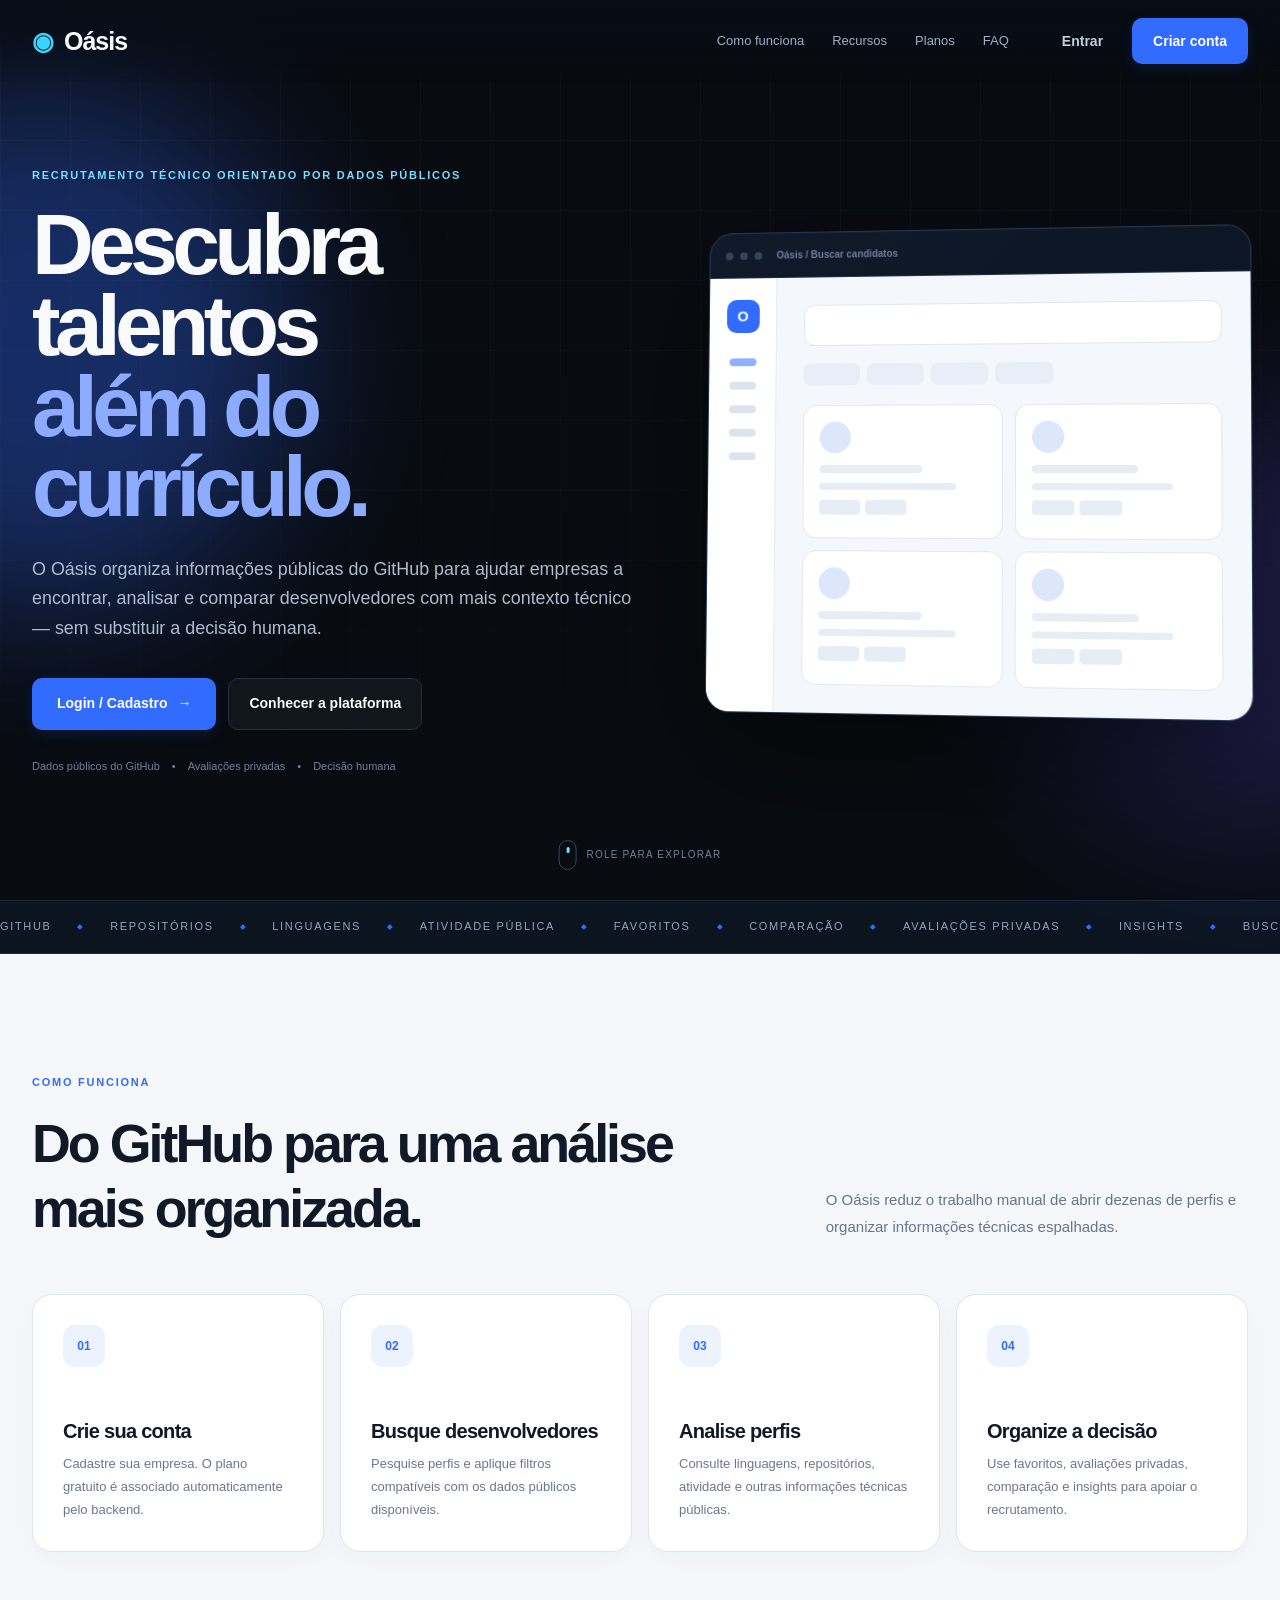
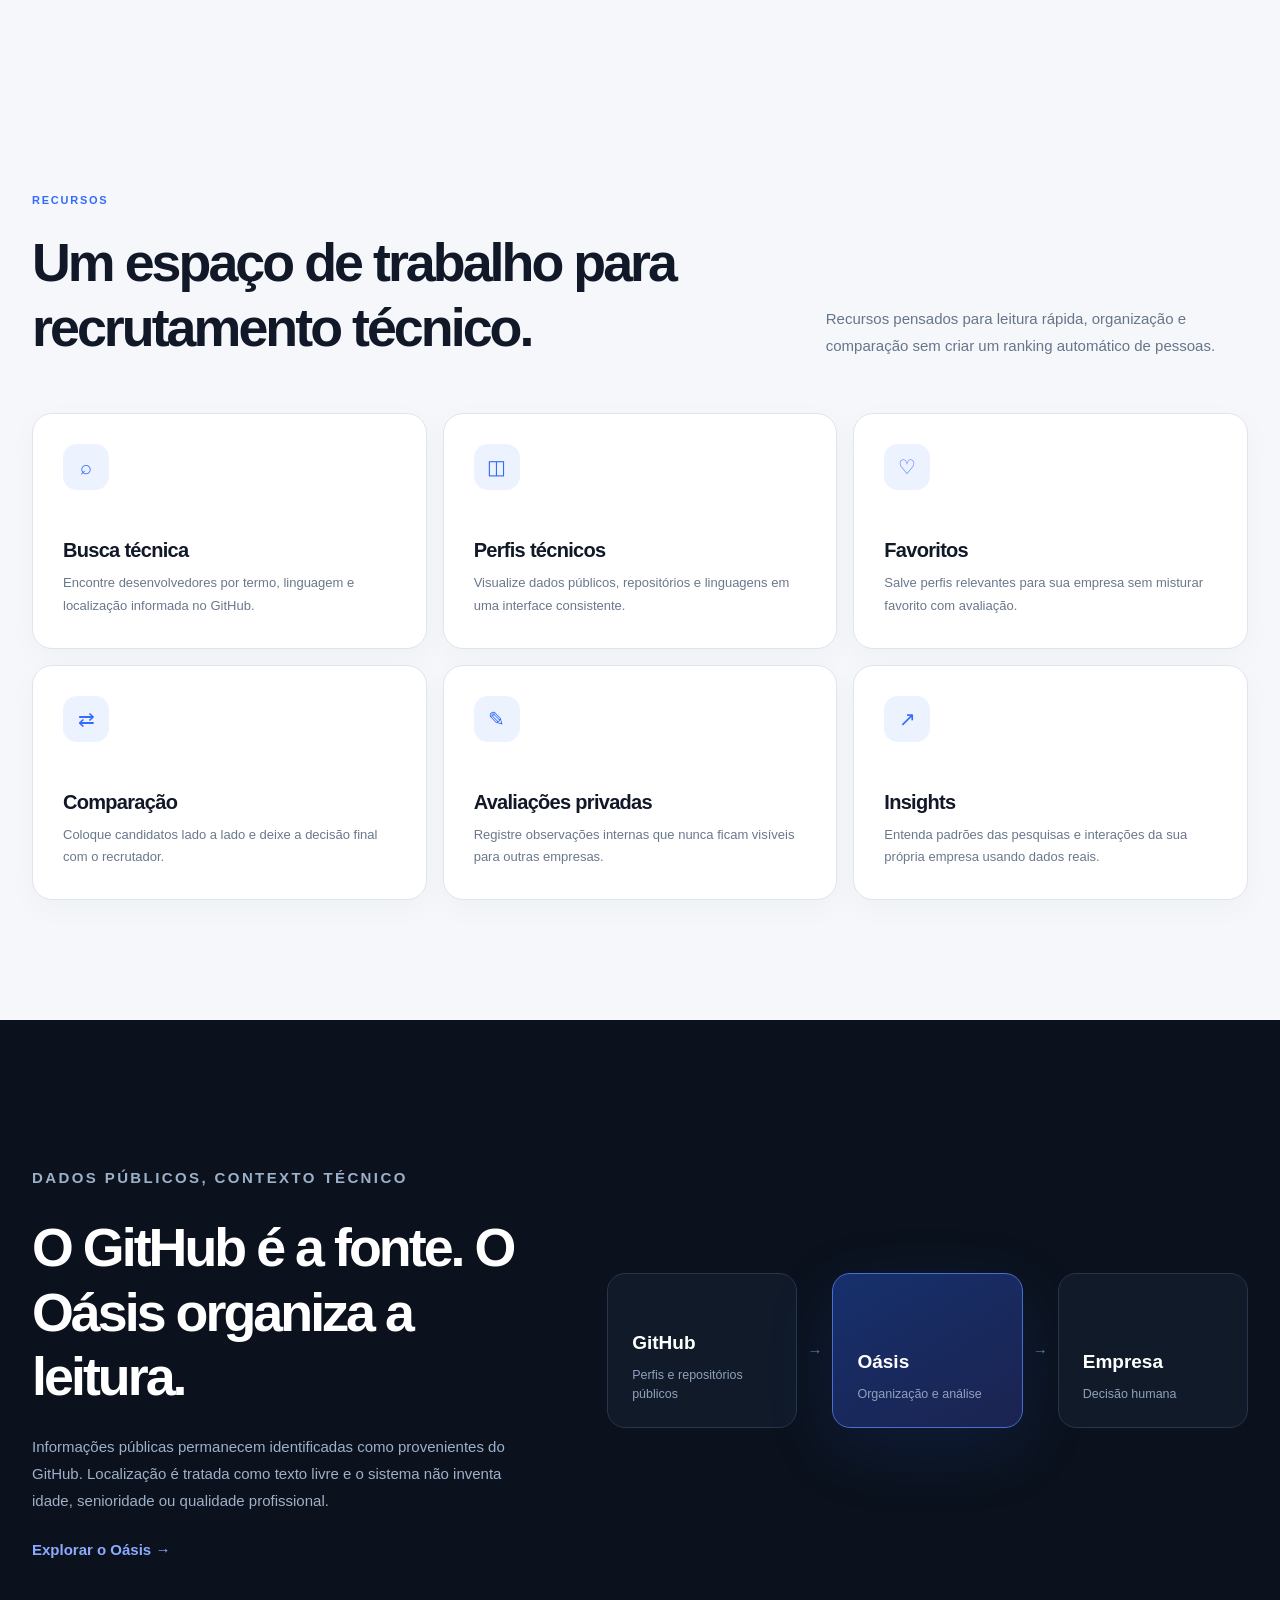
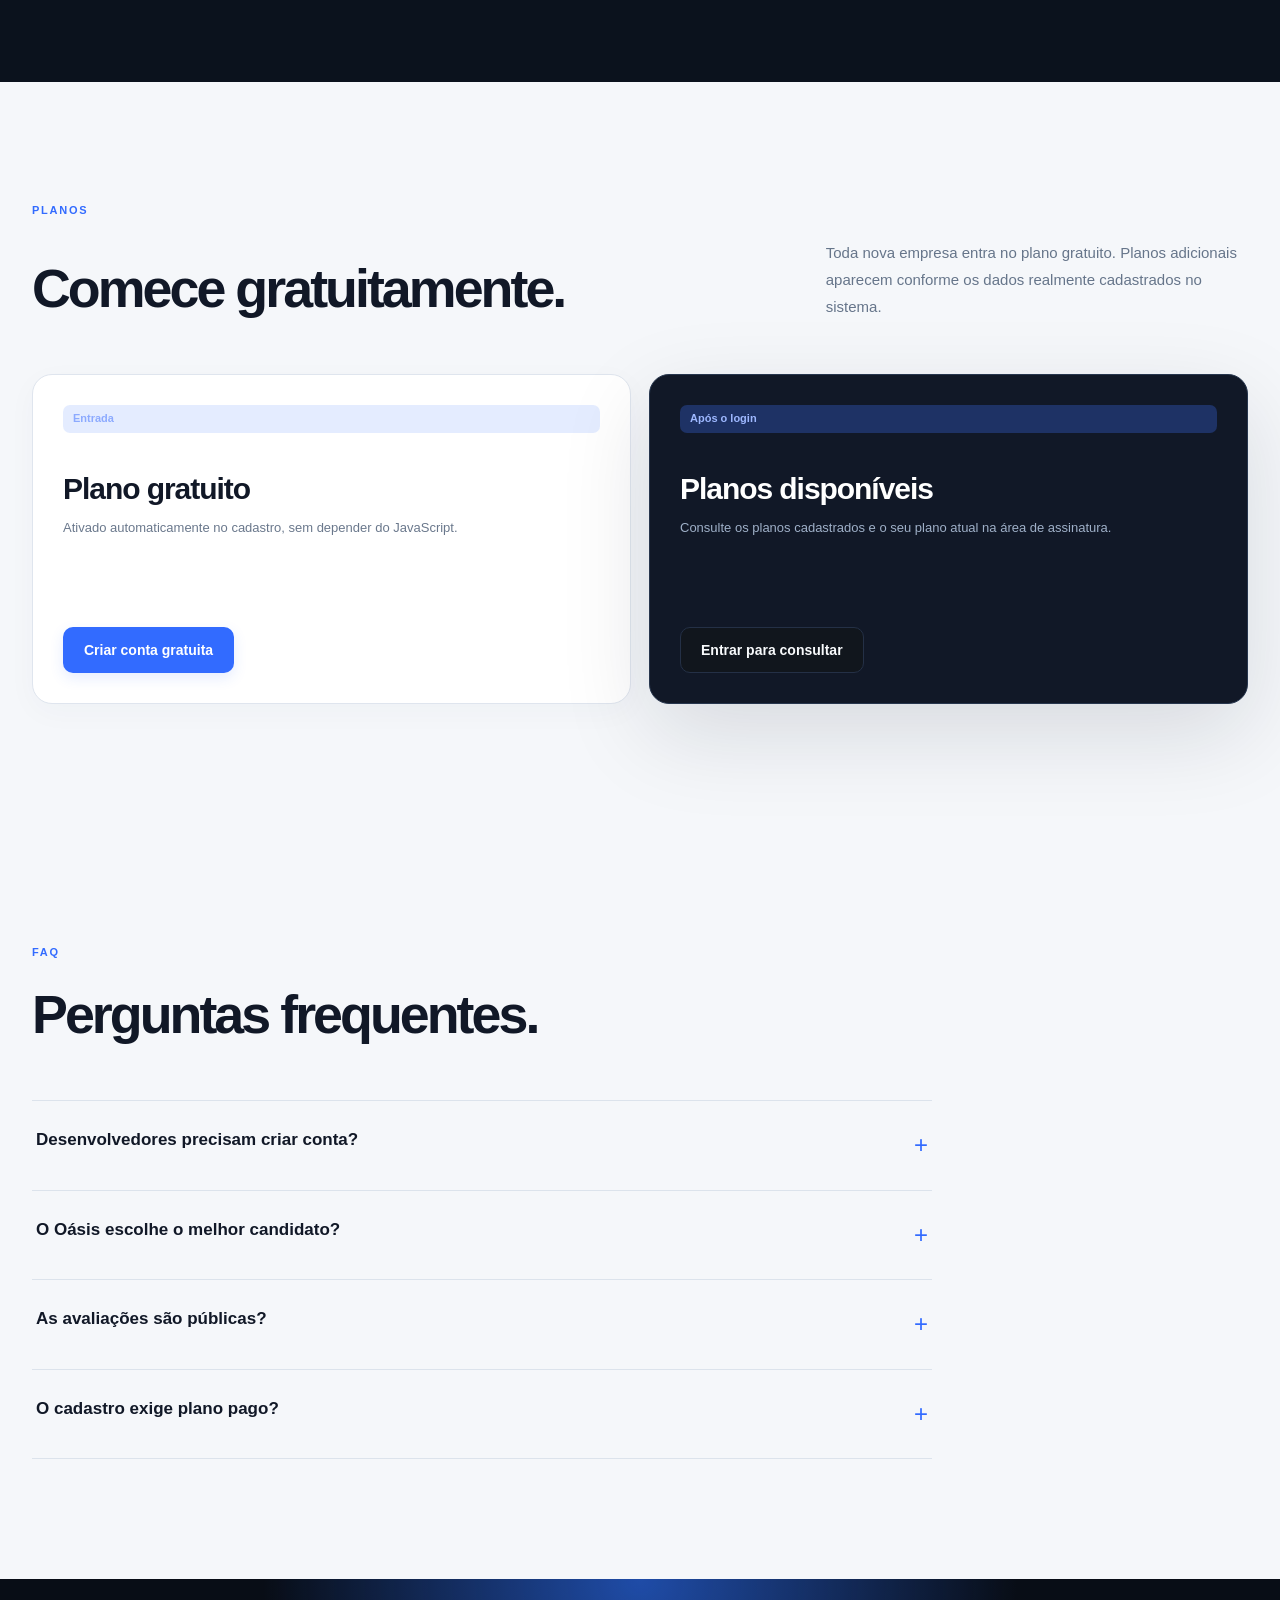
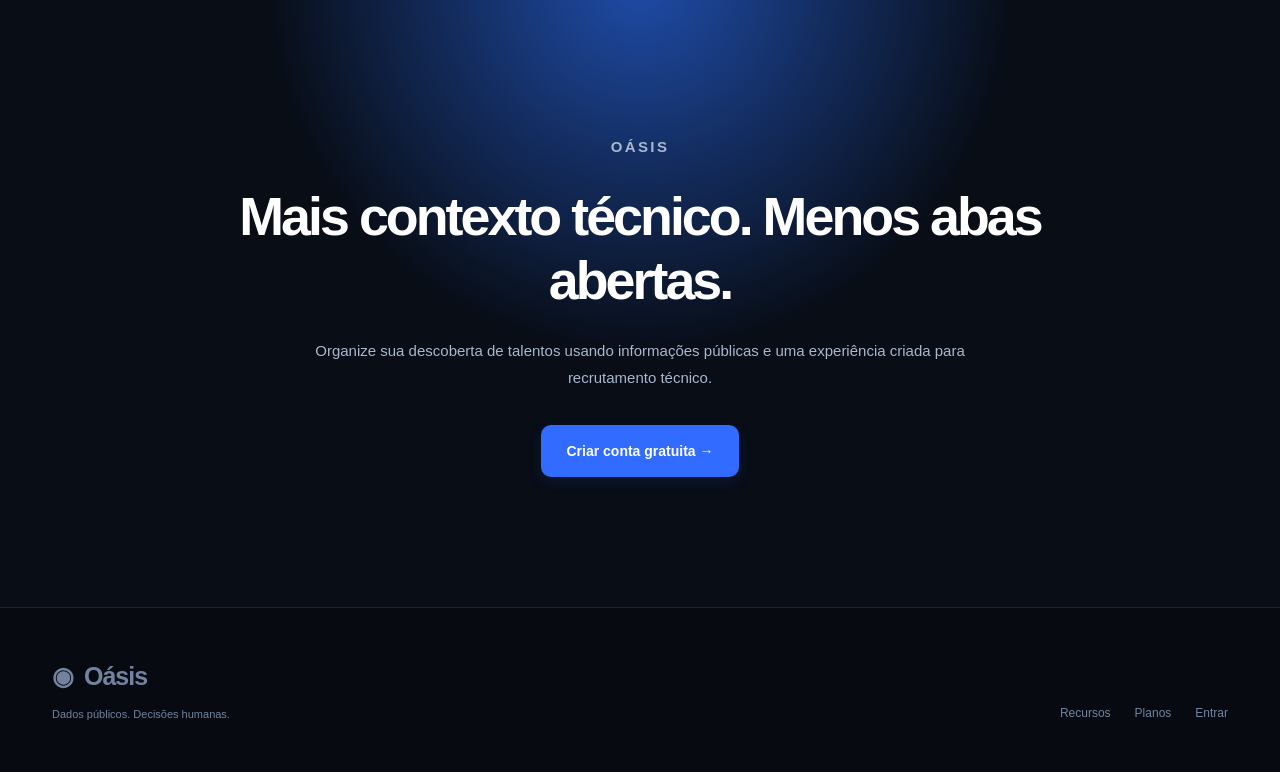
<file: index.html>
<!doctype html>
<html lang="pt-BR">
<head>
  <meta charset="UTF-8">
  <meta name="viewport" content="width=device-width,initial-scale=1">
  <meta name="description" content="Oásis — recrutamento técnico com dados públicos do GitHub.">
  <title>Oásis · Recrutamento técnico além do currículo</title>
  <link rel="icon" href="images/favicon.svg">
  <link rel="stylesheet" href="css/base.css">
  <link rel="stylesheet" href="css/landing.css">
</head>
<body class="landing-page dark-theme">
  <a class="skip-link" href="#conteudo">Pular para o conteúdo</a>
  <header class="landing-header" id="inicio">
    <nav class="landing-nav" aria-label="Navegação principal">
      <a class="brand" href="#inicio" aria-label="Oásis, início"><span class="brand-orbit" aria-hidden="true">◉</span> Oásis</a>
      <div class="landing-links"><a href="#como-funciona">Como funciona</a><a href="#recursos">Recursos</a><a href="#planos">Planos</a><a href="#faq">FAQ</a></div>
      <div class="landing-actions"><a class="btn btn-ghost" href="login.html">Entrar</a><a class="btn btn-primary" href="cadastro.html">Criar conta</a></div>
    </nav>
  </header>
  <main id="conteudo">
    <section class="hero">
      <div class="hero-glow hero-glow-a" aria-hidden="true"></div><div class="hero-glow hero-glow-b" aria-hidden="true"></div><div class="hero-grid" aria-hidden="true"></div>
      <div class="hero-content">
        <p class="hero-kicker reveal reveal-delay-1">Recrutamento técnico orientado por dados públicos</p>
        <h1 class="hero-title reveal reveal-delay-2">Descubra talentos <span>além do currículo.</span></h1>
        <p class="hero-copy reveal reveal-delay-3">O Oásis organiza informações públicas do GitHub para ajudar empresas a encontrar, analisar e comparar desenvolvedores com mais contexto técnico — sem substituir a decisão humana.</p>
        <div class="hero-actions reveal reveal-delay-4"><a class="btn btn-primary hero-cta" href="login.html">Login / Cadastro <span aria-hidden="true">→</span></a><a class="btn btn-secondary" href="#como-funciona">Conhecer a plataforma</a></div>
        <div class="hero-proof reveal reveal-delay-4" aria-label="Princípios do Oásis"><span>Dados públicos do GitHub</span><span>•</span><span>Avaliações privadas</span><span>•</span><span>Decisão humana</span></div>
      </div>
      <div class="hero-product reveal reveal-delay-3" aria-label="Prévia da interface Oásis">
        <div class="product-window"><div class="window-bar"><span></span><span></span><span></span><strong>Oásis / Buscar candidatos</strong></div><div class="product-layout"><aside class="mini-sidebar"><div class="mini-logo">O</div><i class="active"></i><i></i><i></i><i></i><i></i></aside><div class="mini-content"><div class="mini-search"></div><div class="mini-filters"><span></span><span></span><span></span><span></span></div><div class="mini-grid"><article><b></b><strong></strong><p></p><div><em></em><em></em></div></article><article><b></b><strong></strong><p></p><div><em></em><em></em></div></article><article><b></b><strong></strong><p></p><div><em></em><em></em></div></article><article><b></b><strong></strong><p></p><div><em></em><em></em></div></article></div></div></div></div>
      </div>
      <a class="scroll-cue" href="#como-funciona" aria-label="Continuar para a próxima seção"><span></span> Role para explorar</a>
    </section>
    <div class="ticker" aria-hidden="true"><div class="ticker-track"><span>GitHub</span><b>◆</b><span>Repositórios</span><b>◆</b><span>Linguagens</span><b>◆</b><span>Atividade pública</span><b>◆</b><span>Favoritos</span><b>◆</b><span>Comparação</span><b>◆</b><span>Avaliações privadas</span><b>◆</b><span>Insights</span><b>◆</b><span>Busca técnica</span><b>◆</b><span>GitHub</span><b>◆</b><span>Repositórios</span><b>◆</b><span>Linguagens</span><b>◆</b><span>Atividade pública</span><b>◆</b><span>Favoritos</span><b>◆</b><span>Comparação</span><b>◆</b><span>Avaliações privadas</span><b>◆</b><span>Insights</span><b>◆</b><span>Busca técnica</span><b>◆</b></div></div>
    <section class="landing-section light-section" id="como-funciona"><div class="section-shell"><p class="section-kicker reveal">Como funciona</p><div class="section-heading reveal"><h2>Do GitHub para uma análise mais organizada.</h2><p>O Oásis reduz o trabalho manual de abrir dezenas de perfis e organizar informações técnicas espalhadas.</p></div><div class="steps-grid"><article class="step-card reveal"><span>01</span><h3>Crie sua conta</h3><p>Cadastre sua empresa. O plano gratuito é associado automaticamente pelo backend.</p></article><article class="step-card reveal reveal-delay-1"><span>02</span><h3>Busque desenvolvedores</h3><p>Pesquise perfis e aplique filtros compatíveis com os dados públicos disponíveis.</p></article><article class="step-card reveal reveal-delay-2"><span>03</span><h3>Analise perfis</h3><p>Consulte linguagens, repositórios, atividade e outras informações técnicas públicas.</p></article><article class="step-card reveal reveal-delay-3"><span>04</span><h3>Organize a decisão</h3><p>Use favoritos, avaliações privadas, comparação e insights para apoiar o recrutamento.</p></article></div></div></section>
    <section class="landing-section light-section feature-section" id="recursos"><div class="section-shell"><p class="section-kicker reveal">Recursos</p><div class="section-heading reveal"><h2>Um espaço de trabalho para recrutamento técnico.</h2><p>Recursos pensados para leitura rápida, organização e comparação sem criar um ranking automático de pessoas.</p></div><div class="feature-grid"><article class="feature-card reveal"><span>⌕</span><h3>Busca técnica</h3><p>Encontre desenvolvedores por termo, linguagem e localização informada no GitHub.</p></article><article class="feature-card reveal reveal-delay-1"><span>◫</span><h3>Perfis técnicos</h3><p>Visualize dados públicos, repositórios e linguagens em uma interface consistente.</p></article><article class="feature-card reveal reveal-delay-2"><span>♡</span><h3>Favoritos</h3><p>Salve perfis relevantes para sua empresa sem misturar favorito com avaliação.</p></article><article class="feature-card reveal"><span>⇄</span><h3>Comparação</h3><p>Coloque candidatos lado a lado e deixe a decisão final com o recrutador.</p></article><article class="feature-card reveal reveal-delay-1"><span>✎</span><h3>Avaliações privadas</h3><p>Registre observações internas que nunca ficam visíveis para outras empresas.</p></article><article class="feature-card reveal reveal-delay-2"><span>↗</span><h3>Insights</h3><p>Entenda padrões das pesquisas e interações da sua própria empresa usando dados reais.</p></article></div></div></section>
    <section class="landing-section github-section"><div class="section-shell github-layout"><div class="reveal"><p class="section-kicker">Dados públicos, contexto técnico</p><h2>O GitHub é a fonte. O Oásis organiza a leitura.</h2><p>Informações públicas permanecem identificadas como provenientes do GitHub. Localização é tratada como texto livre e o sistema não inventa idade, senioridade ou qualidade profissional.</p><a class="text-link" href="login.html">Explorar o Oásis →</a></div><div class="data-flow reveal reveal-delay-2" aria-label="Fluxo GitHub, Oásis e empresa"><div class="flow-node"><strong>GitHub</strong><small>Perfis e repositórios públicos</small></div><span>→</span><div class="flow-node featured"><strong>Oásis</strong><small>Organização e análise</small></div><span>→</span><div class="flow-node"><strong>Empresa</strong><small>Decisão humana</small></div></div></div></section>
    <section class="landing-section light-section" id="planos"><div class="section-shell"><p class="section-kicker reveal">Planos</p><div class="section-heading reveal"><h2>Comece gratuitamente.</h2><p>Toda nova empresa entra no plano gratuito. Planos adicionais aparecem conforme os dados realmente cadastrados no sistema.</p></div><div class="plans-preview"><article class="preview-plan reveal"><span class="badge">Entrada</span><h3>Plano gratuito</h3><p>Ativado automaticamente no cadastro, sem depender do JavaScript.</p><a class="btn btn-primary" href="cadastro.html">Criar conta gratuita</a></article><article class="preview-plan premium reveal reveal-delay-1"><span class="badge">Após o login</span><h3>Planos disponíveis</h3><p>Consulte os planos cadastrados e o seu plano atual na área de assinatura.</p><a class="btn btn-secondary" href="login.html">Entrar para consultar</a></article></div></div></section>
    <section class="landing-section light-section faq-section" id="faq"><div class="section-shell"><p class="section-kicker reveal">FAQ</p><div class="section-heading reveal"><h2>Perguntas frequentes.</h2></div><div class="faq-list reveal"><details><summary>Desenvolvedores precisam criar conta?</summary><p>Não. Somente empresas possuem conta. Candidatos são representações de desenvolvedores encontrados por meio de dados públicos do GitHub.</p></details><details><summary>O Oásis escolhe o melhor candidato?</summary><p>Não. O sistema organiza informações para apoiar a avaliação. A decisão continua sendo humana.</p></details><details><summary>As avaliações são públicas?</summary><p>Não. Avaliações pertencem à empresa que as criou e permanecem privadas.</p></details><details><summary>O cadastro exige plano pago?</summary><p>Não. Uma nova empresa recebe automaticamente o plano gratuito no backend.</p></details></div></div></section>
    <section class="final-cta"><div class="section-shell reveal"><p class="section-kicker">Oásis</p><h2>Mais contexto técnico. Menos abas abertas.</h2><p>Organize sua descoberta de talentos usando informações públicas e uma experiência criada para recrutamento técnico.</p><a class="btn btn-primary hero-cta" href="cadastro.html">Criar conta gratuita →</a></div></section>
  </main>
  <footer class="landing-footer"><div><a class="brand" href="#inicio"><span aria-hidden="true">◉</span> Oásis</a><p>Dados públicos. Decisões humanas.</p></div><nav aria-label="Links do rodapé"><a href="#recursos">Recursos</a><a href="#planos">Planos</a><a href="login.html">Entrar</a></nav></footer>
  <script src="js/landing.js"></script>
</body>
</html>
</file>
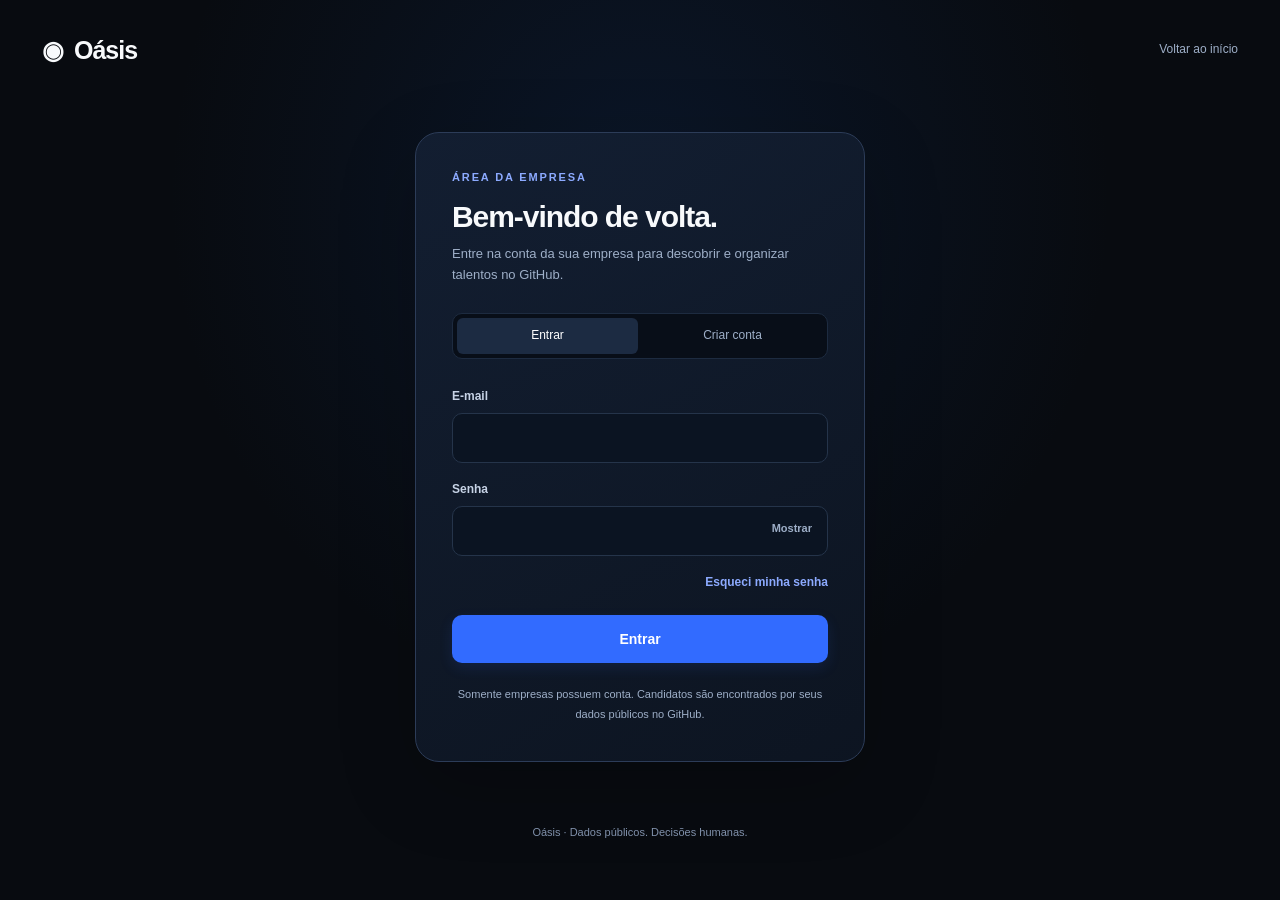
<file: assinatura.html>
<!doctype html>
<html lang="pt-BR">
<head>
  <meta charset="UTF-8">
  <meta name="viewport" content="width=device-width,initial-scale=1">
  <meta name="description" content="Planos e assinatura da empresa no Oásis.">
  <title>Assinatura · Oásis</title>
  <link rel="icon" href="images/favicon.svg">
  <link rel="stylesheet" href="css/base.css">
  <link rel="stylesheet" href="css/app-extra.css">
  <link rel="stylesheet" href="css/assinatura.css">
</head>
<body class="app-shell" data-page="assinatura">
  <a class="skip-link" href="#conteudo">Pular para o conteúdo</a>
  <button id="sidebar-shade" class="sidebar-shade" aria-label="Fechar menu" hidden></button>
  <aside class="sidebar" id="sidebar" aria-label="Navegação"></aside>

  <div class="app-main">
    <header class="topbar">
      <button id="menu-toggle" class="menu-toggle" type="button" aria-controls="sidebar" aria-expanded="false">Menu</button>
      <div class="breadcrumb">Oásis <span>/</span> <strong>Assinatura</strong></div>
      <div class="topbar-actions"><a class="topbar-profile" href="empresa.html"><span data-company-name>Minha empresa</span><div class="avatar" data-company-logo></div></a></div>
    </header>

    <main class="main-content" id="conteudo">
      <div class="subscription-heading">
        <p class="eyebrow">Planos do Oásis</p>
        <h1>Assinatura</h1>
        <p>Consulte o plano atual e os planos cadastrados no sistema. Valores e limites exibidos são os dados existentes no backend, não uma nova definição comercial.</p>
      </div>

      <div id="plans-loading" class="status-panel" role="status"><div class="oasis-loader" aria-hidden="true"><span></span><span></span><span></span><span></span></div><h2>Carregando planos…</h2></div>
      <p id="plans-error" class="form-error" role="alert"></p>
      <div id="plans-grid" class="plans-grid" hidden></div>

      <div class="subscription-note">
        <strong>Alteração de plano ainda não ativada</strong>
        <p>O catálogo pode ser consultado, mas a mudança de assinatura continua bloqueada até a equipe definir cobrança, gateway e regras comerciais. O cadastro gratuito já funciona automaticamente no backend.</p>
      </div>
    </main>
  </div>

  <script src="js/api.js"></script>
  <script src="js/ui.js"></script>
  <script src="js/suporte.js"></script>
  <script src="js/assinatura.js"></script>
</body>
</html>
</file>
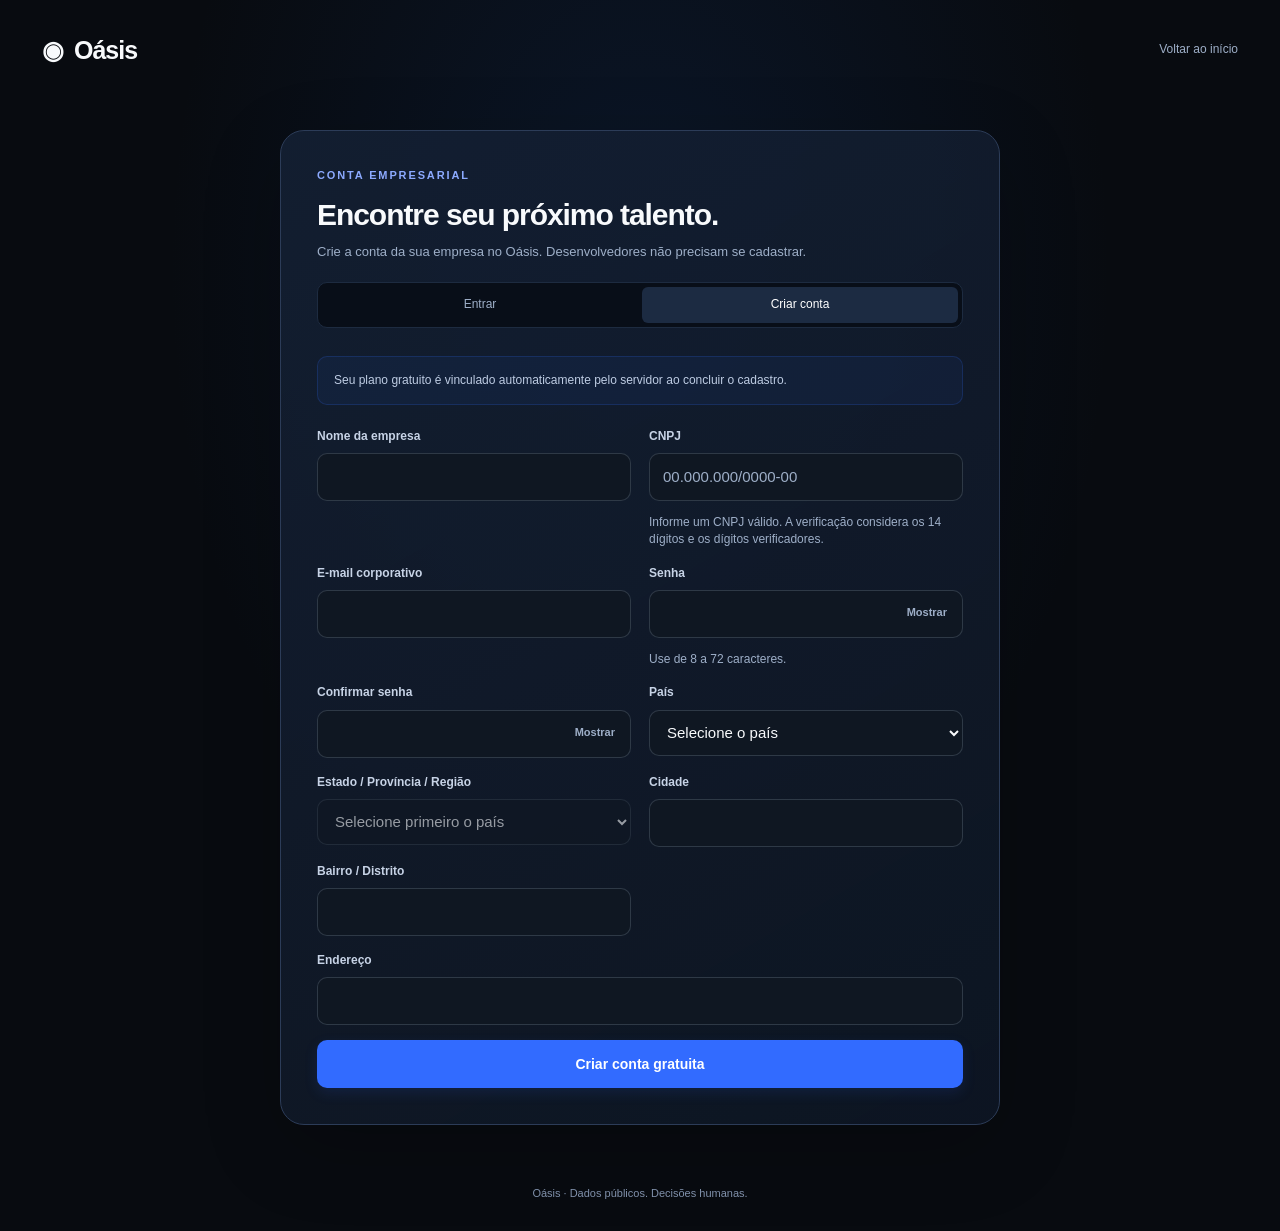
<file: cadastro.html>
<!doctype html>
<html lang="pt-BR">
<head>
  <meta charset="UTF-8">
  <meta name="viewport" content="width=device-width,initial-scale=1">
  <meta name="description" content="Crie a conta da sua empresa no Oásis.">
  <title>Criar conta · Oásis</title>
  <link rel="icon" href="images/favicon.svg">
  <link rel="stylesheet" href="css/base.css">
  <link rel="stylesheet" href="css/login.css">
  <link rel="stylesheet" href="css/cadastro.css">
</head>
<body class="dark-theme">
  <nav class="auth-nav">
    <a class="brand" href="index.html" aria-label="Oásis, página inicial"><span aria-hidden="true">◉</span> Oásis</a>
    <a href="index.html">Voltar ao início</a>
  </nav>
  <main class="auth-main">
    <section class="auth-card register-card">
      <p class="eyebrow">Conta empresarial</p>
      <h1>Encontre seu próximo talento.</h1>
      <p class="auth-description">Crie a conta da sua empresa no Oásis. Desenvolvedores não precisam se cadastrar.</p>
      <nav class="auth-tabs" aria-label="Acesso">
        <a href="login.html">Entrar</a>
        <a class="active" aria-current="page" href="cadastro.html">Criar conta</a>
      </nav>
      <p class="notice">Seu plano gratuito é vinculado automaticamente pelo servidor ao concluir o cadastro.</p>
      <form id="form-cadastro" novalidate>
        <div class="grid-2">
          <div class="field">
            <label for="input-nome-empresa">Nome da empresa</label>
            <input id="input-nome-empresa" name="nome-empresa" type="text" minlength="2" maxlength="120" autocomplete="organization" required>
          </div>
          <div class="field">
            <label for="input-cnpj">CNPJ</label>
            <input id="input-cnpj" name="cnpj" type="text" inputmode="numeric" autocomplete="off" maxlength="18" placeholder="00.000.000/0000-00" aria-describedby="cnpj-ajuda" required>
            <small id="cnpj-ajuda" class="field-help">Informe um CNPJ válido. A verificação considera os 14 dígitos e os dígitos verificadores.</small>
          </div>
          <div class="field">
            <label for="input-email">E-mail corporativo</label>
            <input id="input-email" name="email" type="email" maxlength="150" autocomplete="email" required>
          </div>
          <div class="field">
            <label for="input-senha">Senha</label>
            <div class="password-wrap">
              <input id="input-senha" name="senha" type="password" minlength="8" maxlength="72" autocomplete="new-password" aria-describedby="senha-ajuda" required>
              <button class="password-toggle" type="button" data-password-toggle="input-senha" aria-pressed="false">Mostrar</button>
            </div>
            <small id="senha-ajuda" class="field-help">Use de 8 a 72 caracteres.</small>
          </div>
          <div class="field">
            <label for="input-confirmar-senha">Confirmar senha</label>
            <div class="password-wrap">
              <input id="input-confirmar-senha" name="confirmar-senha" type="password" minlength="8" maxlength="72" autocomplete="new-password" required>
              <button class="password-toggle" type="button" data-password-toggle="input-confirmar-senha" aria-pressed="false">Mostrar</button>
            </div>
          </div>
          <div class="field">
            <label for="input-pais">País</label>
            <select id="input-pais" name="pais" autocomplete="country" required>
              <option value="" selected disabled>Selecione o país</option>
            </select>
          </div>
          <div class="field">
            <label for="input-estado">Estado / Província / Região</label>
            <select id="input-estado" name="estado" autocomplete="address-level1" disabled required>
              <option value="">Selecione primeiro o país</option>
            </select>
            <input id="input-estado-texto" name="estado-texto" type="text" minlength="2" maxlength="60" autocomplete="address-level1" placeholder="Digite a região administrativa" hidden disabled>
          </div>
          <div class="field">
            <label for="input-cidade">Cidade</label>
            <input id="input-cidade" name="cidade" type="text" minlength="2" maxlength="60" autocomplete="address-level2" required>
          </div>
          <div class="field">
            <label for="input-bairro">Bairro / Distrito</label>
            <input id="input-bairro" name="bairro" type="text" minlength="2" maxlength="60" autocomplete="address-level3" required>
          </div>
        </div>
        <div class="field">
          <label for="input-endereco">Endereço</label>
          <input id="input-endereco" name="endereco" type="text" minlength="5" maxlength="150" autocomplete="street-address" required>
        </div>
        <p id="form-error" class="form-error" role="alert"></p>
        <button id="btn-finalizar-cadastro" type="submit" class="btn btn-primary btn-block">Criar conta gratuita</button>
      </form>
    </section>
  </main>
  <footer class="auth-footer">Oásis · Dados públicos. Decisões humanas.</footer>
  <script src="js/api.js"></script>
  <script src="js/ui.js"></script>
  <script src="js/suporte.js"></script>
  <script src="js/cadastro.js"></script>
</body>
</html>
</file>
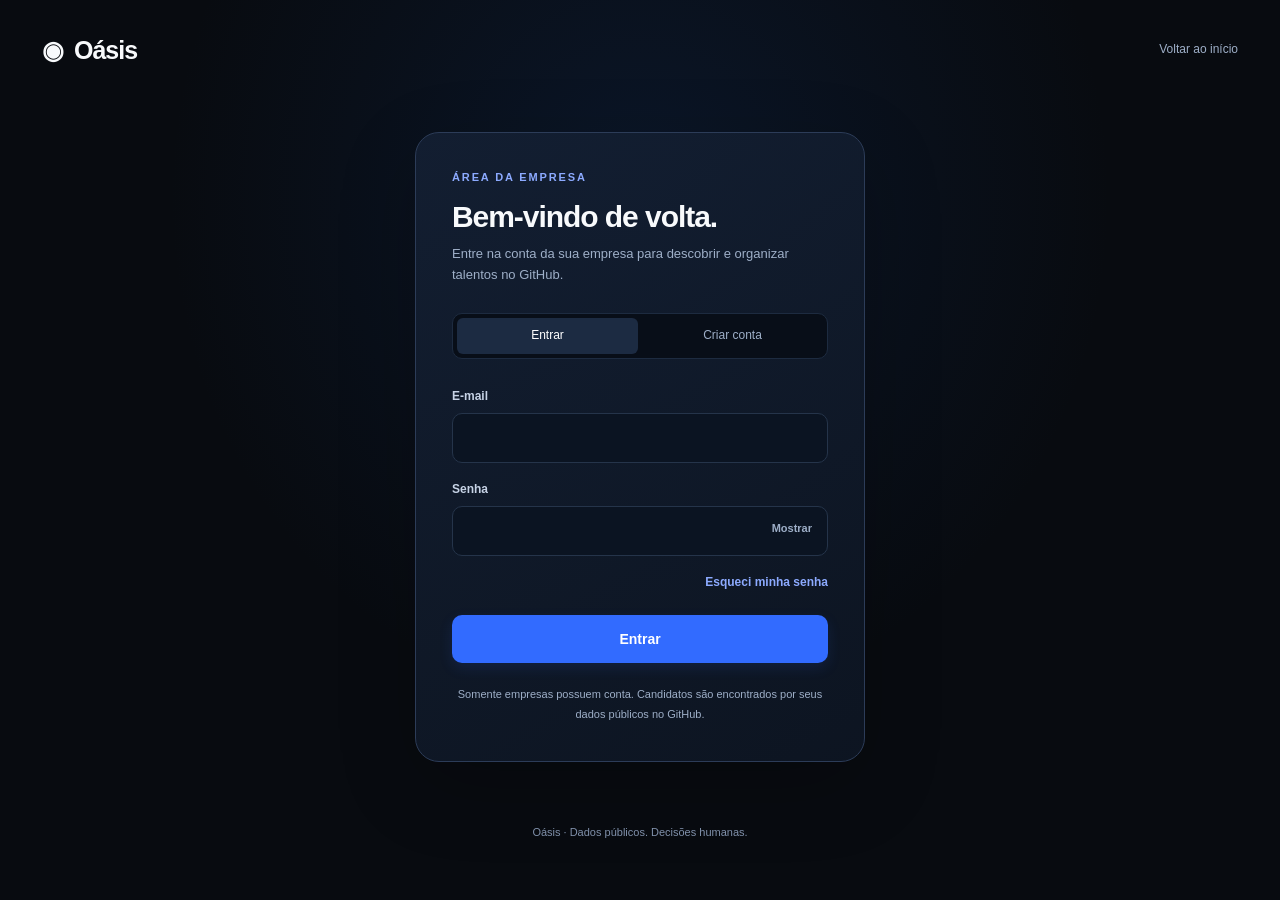
<file: comparacao.html>
<!doctype html><html lang="pt-BR"><head><meta charset="UTF-8"><meta name="viewport" content="width=device-width,initial-scale=1"><meta name="description" content="Compare candidatos lado a lado no Oásis."><title>Comparar candidatos · Oásis</title><link rel="icon" href="images/favicon.svg"><link rel="stylesheet" href="css/base.css"><link rel="stylesheet" href="css/app-extra.css"><link rel="stylesheet" href="css/comparacao.css"></head><body class="app-shell" data-page="comparacao"><a class="skip-link" href="#conteudo">Pular para o conteúdo</a><button id="sidebar-shade" class="sidebar-shade" aria-label="Fechar menu" hidden></button><aside class="sidebar" id="sidebar" aria-label="Navegação"></aside><div class="app-main"><header class="topbar"><button id="menu-toggle" class="menu-toggle" type="button" aria-controls="sidebar" aria-expanded="false">Menu</button><div class="breadcrumb">Oásis <span>/</span> <strong>Comparar candidatos</strong></div><div class="topbar-actions"><a class="topbar-profile" href="empresa.html"><span data-company-name>Minha empresa</span><div class="avatar" data-company-logo></div></a></div></header><main class="main-content" id="conteudo"><div class="page-heading"><div><h1>Comparar candidatos</h1><p>Veja informações públicas lado a lado. O Oásis não cria vencedor nem ranking automático.</p></div><div class="inline-actions"><button class="btn btn-secondary" id="btn-limpar" type="button">Limpar seleção</button><button class="btn btn-primary" id="btn-adicionar" type="button">Adicionar candidato</button></div></div><p class="page-note">A regra de consumo do limite de comparações ainda depende de definição comercial. Esta interface não inventa contadores nem decrementa limites.</p><div id="compare-loading" class="status-panel" hidden role="status"><div class="oasis-loader" aria-hidden="true"><span></span><span></span><span></span><span></span></div><h2>Preparando comparação…</h2><p>Carregando os perfis selecionados.</p></div><div id="compare-empty" class="status-panel"><div class="empty-mark" aria-hidden="true">⇄</div><h2>Selecione de 2 a 3 candidatos</h2><p>Selecione candidatos na busca, no perfil ou nos favoritos.</p><div class="inline-actions compare-empty-actions"><a class="btn btn-primary" href="home.html">Buscar candidatos</a><button class="btn btn-secondary" id="btn-adicionar-empty" type="button">Usar favoritos</button></div></div><p id="compare-error" class="form-error" role="alert"></p><section id="compare-result" hidden><div class="compare-grid" id="compare-grid"></div><div class="comparison-disclaimer"><strong>Decisão humana</strong><p>As diferenças são descritivas. Quantidade de repositórios ou estrelas não equivale a qualidade profissional.</p></div></section></main></div><script src="js/api.js"></script><script src="js/ui.js"></script><script src="js/suporte.js"></script><script src="js/comparacao.js"></script></body></html>
</file>
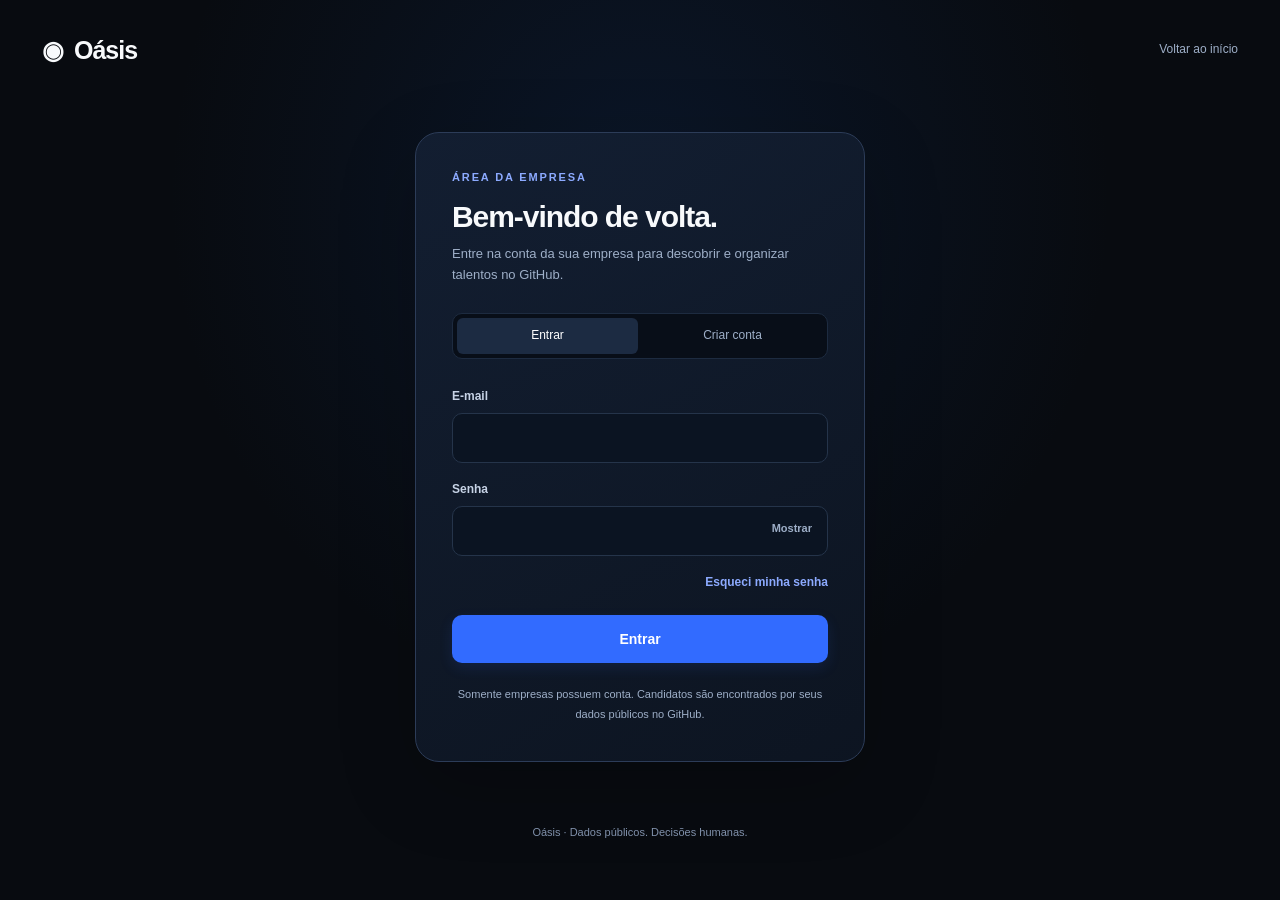
<file: config.html>
<!doctype html>
<html lang="pt-BR">
<head>
  <meta charset="UTF-8">
  <meta name="viewport" content="width=device-width,initial-scale=1">
  <meta name="description" content="Configurações da conta empresarial no Oásis.">
  <title>Configurações · Oásis</title>
  <link rel="icon" href="images/favicon.svg">
  <link rel="stylesheet" href="css/base.css">
  <link rel="stylesheet" href="css/app-extra.css">
  <link rel="stylesheet" href="css/config.css">
</head>
<body class="app-shell" data-page="config">
  <a class="skip-link" href="#conteudo">Pular para o conteúdo</a>
  <button id="sidebar-shade" class="sidebar-shade" aria-label="Fechar menu" hidden></button>
  <aside class="sidebar" id="sidebar" aria-label="Navegação"></aside>
  <div class="app-main">
    <header class="topbar">
      <button id="menu-toggle" class="menu-toggle" type="button" aria-controls="sidebar" aria-expanded="false">Menu</button>
      <div class="breadcrumb">Oásis <span>/</span> <strong>Configurações</strong></div>
      <div class="topbar-actions"><a class="topbar-profile" href="empresa.html"><span data-company-name>Minha empresa</span><div class="avatar" data-company-logo></div></a></div>
    </header>
    <main class="main-content" id="conteudo">
      <div class="page-heading"><div><h1>Configurações</h1><p>Gerencie dados da empresa, segurança e preferências da conta.</p></div></div>
      <div class="config-layout">
        <section>
          <form id="form-empresa" class="config-card">
            <h2 id="empresa">Empresa</h2><p>Atualize os dados editáveis da sua conta empresarial.</p>
            <div class="config-photo"><div class="logo" id="foto-preview"></div><div><label for="input-foto">Logo/foto da empresa (JPEG ou PNG, até 5 MB)</label><input type="file" id="input-foto" accept="image/png,image/jpeg"><p id="foto-estado" role="status"></p></div></div>
            <div class="field"><label for="nome-empresa">Nome da empresa</label><input id="nome-empresa" required maxlength="120"></div>
            <div class="field"><label for="telefone">Telefone</label><input id="telefone" type="tel" maxlength="20"></div>
            <p id="empresa-erro" class="form-error" role="alert"></p><button id="salvar-empresa" class="btn btn-primary" disabled>Salvar alterações</button>
            <dl class="config-readonly"><div><dt>E-mail</dt><dd id="item-email"></dd></div><div><dt>Localização</dt><dd id="item-localidade"></dd></div></dl>
          </form>
          <form id="form-senha" class="config-card">
            <h2>Segurança</h2><p>Troque a senha informando a senha atual.</p>
            <div class="field"><label for="input-senha-atual">Senha atual</label><input id="input-senha-atual" name="senha-atual" type="password" autocomplete="current-password" required></div>
            <div class="field"><label for="input-nova-senha">Nova senha (8 a 72 caracteres)</label><input id="input-nova-senha" name="nova-senha" type="password" minlength="8" maxlength="72" autocomplete="new-password" required></div>
            <div class="field"><label for="input-confirmar-senha">Confirme a nova senha</label><input id="input-confirmar-senha" name="confirmar-senha" type="password" minlength="8" maxlength="72" autocomplete="new-password" required></div>
            <p id="senha-erro" class="form-error" role="alert"></p><button id="salvar-senha" class="btn btn-primary">Alterar senha</button>
          </form>
        </section>
        <aside class="config-side"><div class="config-card"><span class="badge">Plano atual</span><p id="item-plano" class="plan-name">Carregando…</p><p>Consulte o catálogo e os limites cadastrados na área de assinatura.</p><a class="btn btn-secondary btn-block" href="assinatura.html">Ver assinatura</a></div><div class="config-card"><h2>Preferências</h2><p>O Oásis respeita a preferência de redução de movimento configurada no sistema operacional ou navegador.</p><div class="notice">Animações essenciais nunca escondem conteúdo importante.</div></div></aside>
      </div>
    </main>
  </div>
  <script src="js/api.js"></script><script src="js/ui.js"></script><script src="js/suporte.js"></script><script src="js/config.js"></script>
</body>
</html>
</file>
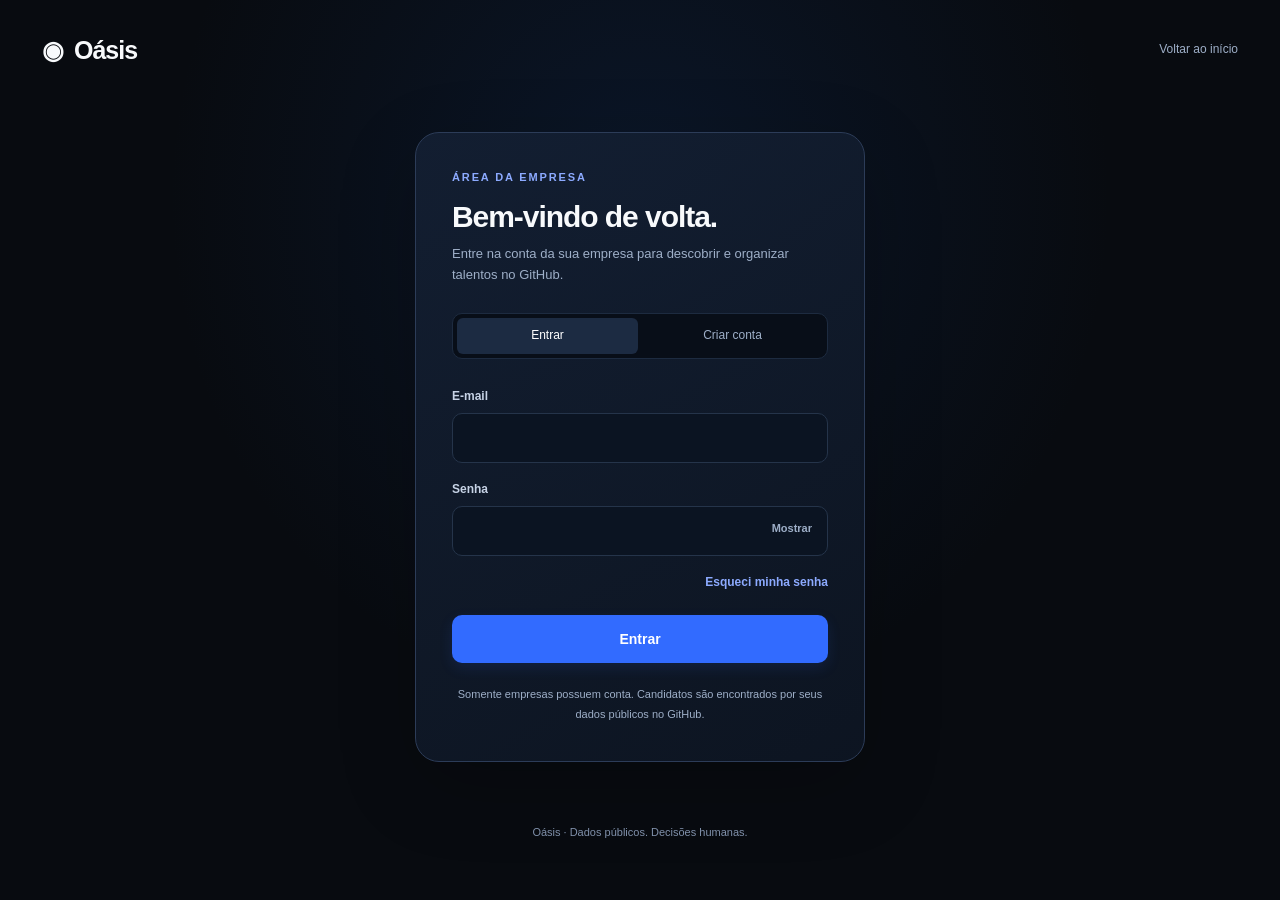
<file: dashboard.html>
<!doctype html>
<html lang="pt-BR">
<head>
  <meta charset="UTF-8">
  <meta name="viewport" content="width=device-width,initial-scale=1">
  <meta name="description" content="Visão geral da empresa no Oásis.">
  <title>Visão geral · Oásis</title>
  <link rel="icon" href="images/favicon.svg">
  <link rel="stylesheet" href="css/base.css">
  <link rel="stylesheet" href="css/app-extra.css">
  <link rel="stylesheet" href="css/dashboard.css">
</head>
<body class="app-shell" data-page="dashboard">
  <a class="skip-link" href="#conteudo">Pular para o conteúdo</a>
  <button id="sidebar-shade" class="sidebar-shade" aria-label="Fechar menu" hidden></button>
  <aside class="sidebar" id="sidebar" aria-label="Navegação"></aside>

  <div class="app-main">
    <header class="topbar">
      <button id="menu-toggle" class="menu-toggle" type="button" aria-controls="sidebar" aria-expanded="false">Menu</button>
      <div class="breadcrumb">Oásis <span>/</span> <strong>Visão geral</strong></div>
      <div class="topbar-actions"><a class="topbar-profile" href="empresa.html"><span>Perfil da empresa</span><div class="avatar" data-company-logo></div></a></div>
    </header>

    <main class="main-content" id="conteudo">
      <div class="dashboard-hero">
        <div>
          <p class="eyebrow">Área da empresa</p>
          <h1>Olá, <span data-company-name>empresa</span>.</h1>
          <p>Uma visão rápida da atividade da sua equipe no Oásis.</p>
        </div>
        <a class="btn btn-primary" href="home.html">Buscar candidatos →</a>
      </div>

      <section class="metric-grid" aria-label="Resumo de atividade">
        <article class="metric-card"><span>Favoritos</span><strong id="metric-favoritos">—</strong><small>Candidatos salvos</small></article>
        <article class="metric-card"><span>Avaliações</span><strong id="metric-avaliacoes">—</strong><small>Avaliações privadas</small></article>
        <article class="metric-card"><span>Buscas recentes</span><strong id="metric-buscas">—</strong><small>Últimos registros disponíveis</small></article>
        <article class="metric-card"><span>Plano atual</span><strong class="plan-metric" id="metric-plano">—</strong><small><a class="text-link" href="assinatura.html">Ver assinatura →</a></small></article>
      </section>

      <div class="page-grid">
        <section class="panel-card">
          <div class="panel-heading">
            <div><h2>Pesquisas recentes</h2><p>Histórico da sua empresa, sem misturar dados de outras contas.</p></div>
            <a class="text-link" href="insights.html">Ver insights →</a>
          </div>
          <div id="historico-loading" class="dashboard-loading" role="status">Carregando histórico…</div>
          <div id="historico-empty" class="dashboard-empty" hidden>
            <p>Sua empresa ainda não possui pesquisas registradas.</p>
            <a class="btn btn-secondary btn-small" href="home.html">Fazer primeira busca</a>
          </div>
          <div class="table-wrap" id="historico-wrap" hidden>
            <table class="data-table">
              <thead><tr><th>Pesquisa</th><th>Filtros</th><th>Data</th></tr></thead>
              <tbody id="historico-body"></tbody>
            </table>
          </div>
          <p id="historico-error" class="form-error" role="alert"></p>
        </section>

        <aside class="panel-card">
          <h2>Ações rápidas</h2>
          <p>Acesse os principais fluxos do Oásis.</p>
          <div class="action-grid">
            <a class="action-card" href="home.html"><strong>Buscar candidatos</strong><span>→</span></a>
            <a class="action-card" href="favoritos.html"><strong>Favoritos</strong><span>→</span></a>
            <a class="action-card" href="comparacao.html"><strong>Comparar</strong><span>→</span></a>
            <a class="action-card" href="insights.html"><strong>Insights</strong><span>→</span></a>
          </div>
          <div class="dashboard-principle"><strong>Dados públicos. Decisões humanas.</strong><p>O Oásis organiza informações técnicas e não determina automaticamente qual candidato é melhor.</p></div>
        </aside>
      </div>
    </main>
  </div>

  <script src="js/api.js"></script>
  <script src="js/ui.js"></script>
  <script src="js/suporte.js"></script>
  <script src="js/dashboard.js"></script>
</body>
</html>
</file>
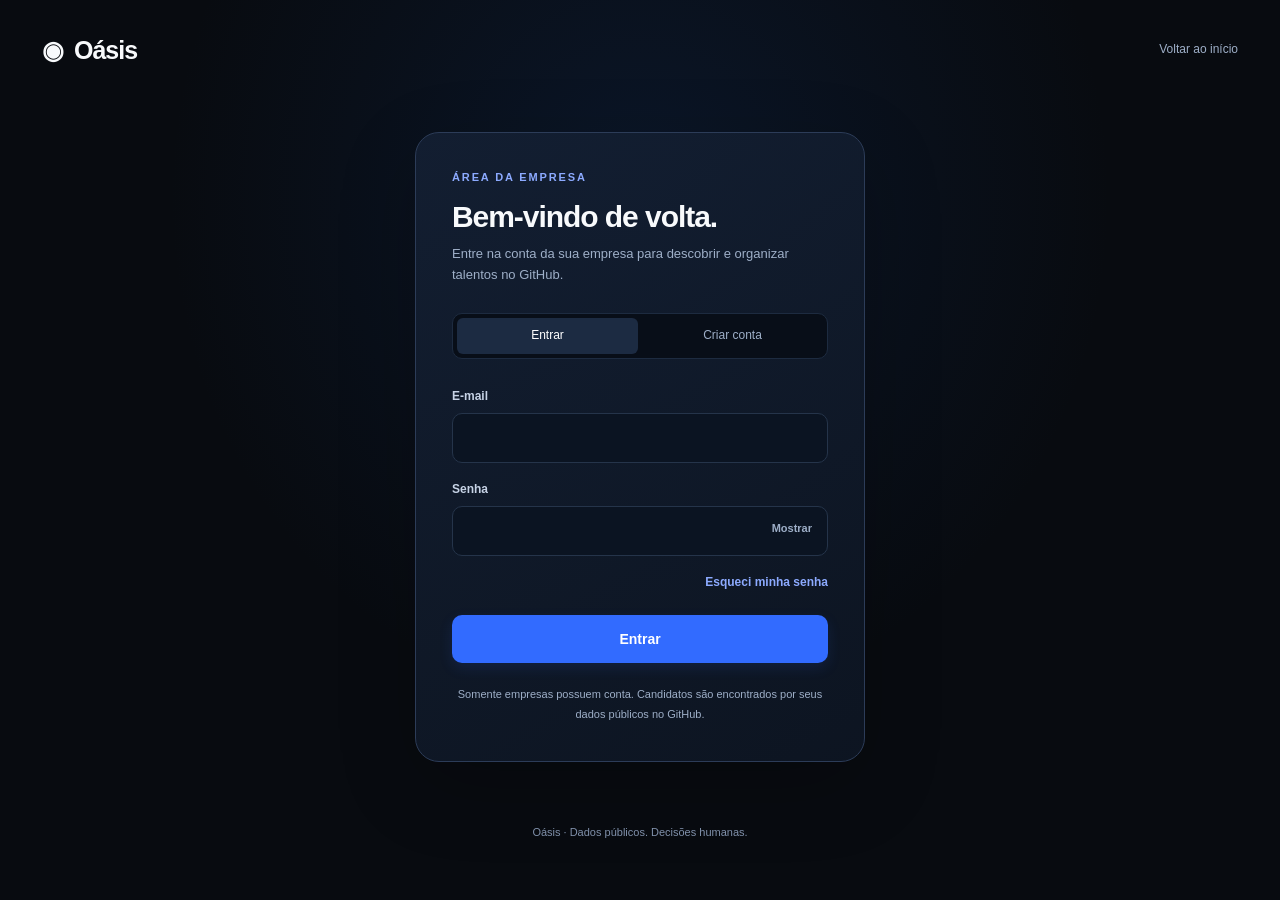
<file: empresa.html>
<!doctype html><html lang="pt-BR"><head><meta charset="UTF-8"><meta name="viewport" content="width=device-width,initial-scale=1"><meta name="description" content="Perfil da empresa no Oásis."><title>Perfil da empresa · Oásis</title><link rel="icon" href="images/favicon.svg"><link rel="stylesheet" href="css/base.css"><link rel="stylesheet" href="css/app-extra.css"><link rel="stylesheet" href="css/empresa.css"></head><body class="app-shell" data-page="empresa"><a class="skip-link" href="#conteudo">Pular para o conteúdo</a><button id="sidebar-shade" class="sidebar-shade" aria-label="Fechar menu" hidden></button><aside class="sidebar" id="sidebar" aria-label="Navegação"></aside><div class="app-main"><header class="topbar"><button id="menu-toggle" class="menu-toggle" type="button" aria-controls="sidebar" aria-expanded="false">Menu</button><div class="breadcrumb">Oásis <span>/</span> <strong>Perfil da empresa</strong></div><div class="topbar-actions"><a class="topbar-profile" href="empresa.html"><span data-company-name>Minha empresa</span><div class="avatar" data-company-logo></div></a></div></header><main class="main-content" id="conteudo"><div class="page-heading"><div><h1>Perfil da empresa</h1><p>Informações da conta empresarial autenticada.</p></div><a class="btn btn-primary" href="config.html#empresa">Editar perfil</a></div><div id="empresa-loading" class="status-panel" role="status">Carregando dados da empresa…</div><p id="empresa-error" class="form-error" role="alert"></p><section class="company-profile-card" id="empresa-card" hidden><div class="company-profile-head"><div class="company-logo-large" data-company-logo></div><div><span class="badge" id="empresa-plano">Plano</span><h2 id="empresa-nome"></h2><p id="empresa-email"></p></div></div><dl class="company-details"><div><dt>CNPJ</dt><dd id="empresa-cnpj"></dd></div><div><dt>Telefone</dt><dd id="empresa-telefone"></dd></div><div><dt>Localização</dt><dd id="empresa-localizacao"></dd></div><div><dt>Endereço</dt><dd id="empresa-endereco"></dd></div><div><dt>Data de cadastro</dt><dd id="empresa-data"></dd></div><div><dt>Conta</dt><dd>Empresa / Recrutador</dd></div></dl></section></main></div><script src="js/api.js"></script><script src="js/ui.js"></script><script src="js/suporte.js"></script><script src="js/empresa.js"></script></body></html>
</file>
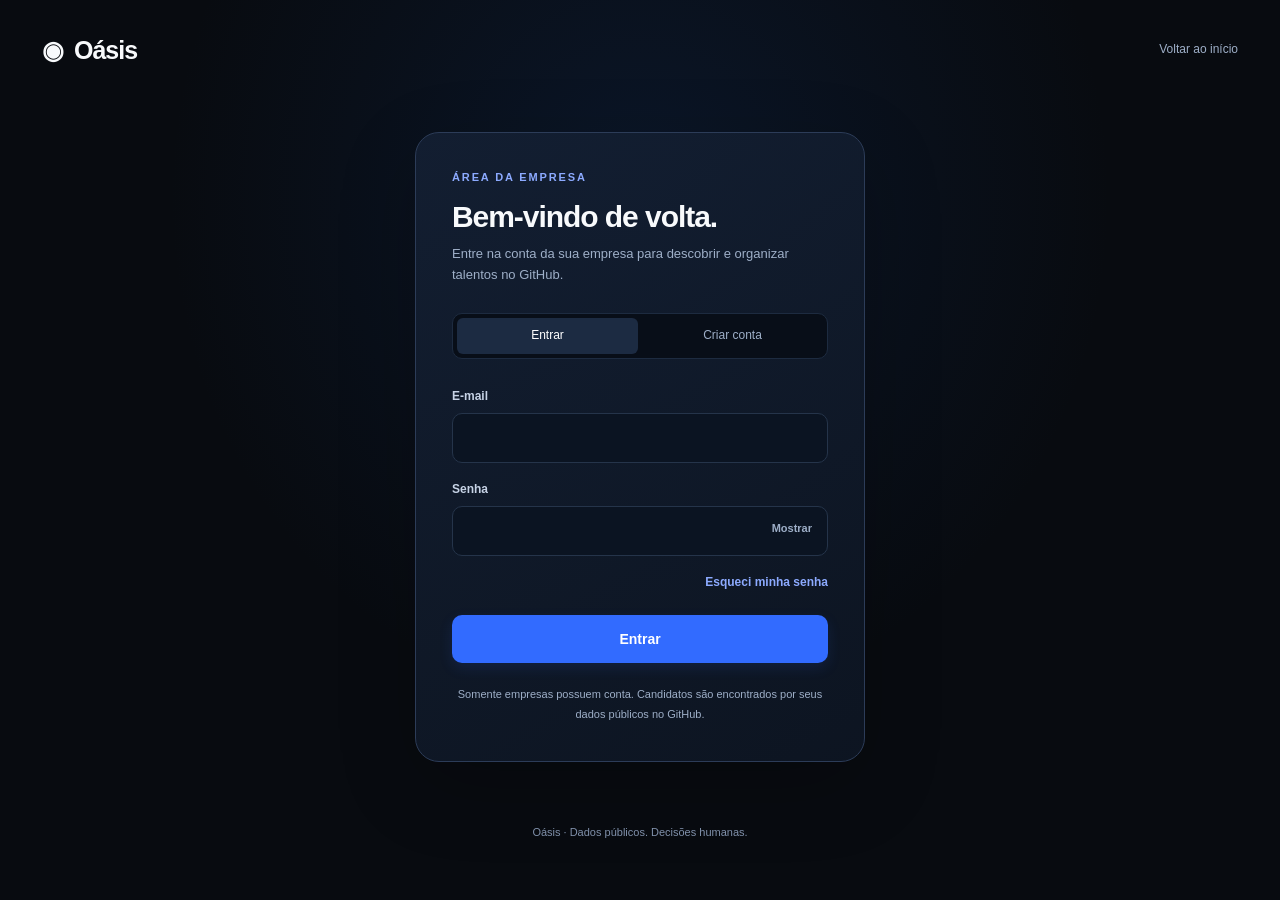
<file: favoritos.html>
<!doctype html><html lang="pt-BR"><head><meta charset="UTF-8"><meta name="viewport" content="width=device-width,initial-scale=1"><meta name="description" content="Favoritos e avaliações privadas da sua empresa no Oásis."><title>Favoritos · Oásis</title><link rel="icon" href="images/favicon.svg"><link rel="stylesheet" href="css/base.css"><link rel="stylesheet" href="css/app-extra.css"><link rel="stylesheet" href="css/favoritos.css"></head><body class="app-shell" data-page="favoritos"><a class="skip-link" href="#conteudo">Pular para o conteúdo</a><button id="sidebar-shade" class="sidebar-shade" aria-label="Fechar menu" hidden></button><aside class="sidebar" id="sidebar" aria-label="Navegação"></aside><div class="app-main"><header class="topbar"><button id="menu-toggle" class="menu-toggle" type="button" aria-controls="sidebar" aria-expanded="false">Menu</button><div class="breadcrumb">Oásis <span>/</span> <strong>Favoritos</strong></div><div class="topbar-actions"><a class="topbar-profile" href="empresa.html"><span data-company-name>Minha empresa</span><div class="avatar" data-company-logo></div></a></div></header><main class="main-content" id="conteudo"><div class="page-heading"><div><h1>Favoritos e avaliações</h1><p>Organize candidatos salvos e consulte avaliações que pertencem somente à sua empresa.</p></div><a class="btn btn-primary" href="home.html">Buscar desenvolvedores</a></div><div class="favorites-tabs" role="group" aria-label="Exibir"><button type="button" id="tab-favoritos" aria-pressed="true">Favoritos</button><button type="button" id="tab-avaliacoes" aria-pressed="false">Avaliações privadas</button></div><p id="favoritos-carregando" role="status">Carregando…</p><div class="status-panel" id="favoritos-vazio" hidden><div class="empty-mark" aria-hidden="true">♡</div><h2 class="status-title">Nada por aqui ainda</h2><p class="status-text">Você ainda não adicionou candidatos aos favoritos.</p><a class="btn btn-primary" href="home.html">Buscar desenvolvedores</a></div><p id="favoritos-erro" class="form-error" role="alert"></p><div id="favoritos-lista" class="favoritos-lista"></div></main></div><script src="js/api.js"></script><script src="js/ui.js"></script><script src="js/suporte.js"></script><script src="js/favoritos.js"></script></body></html>
</file>
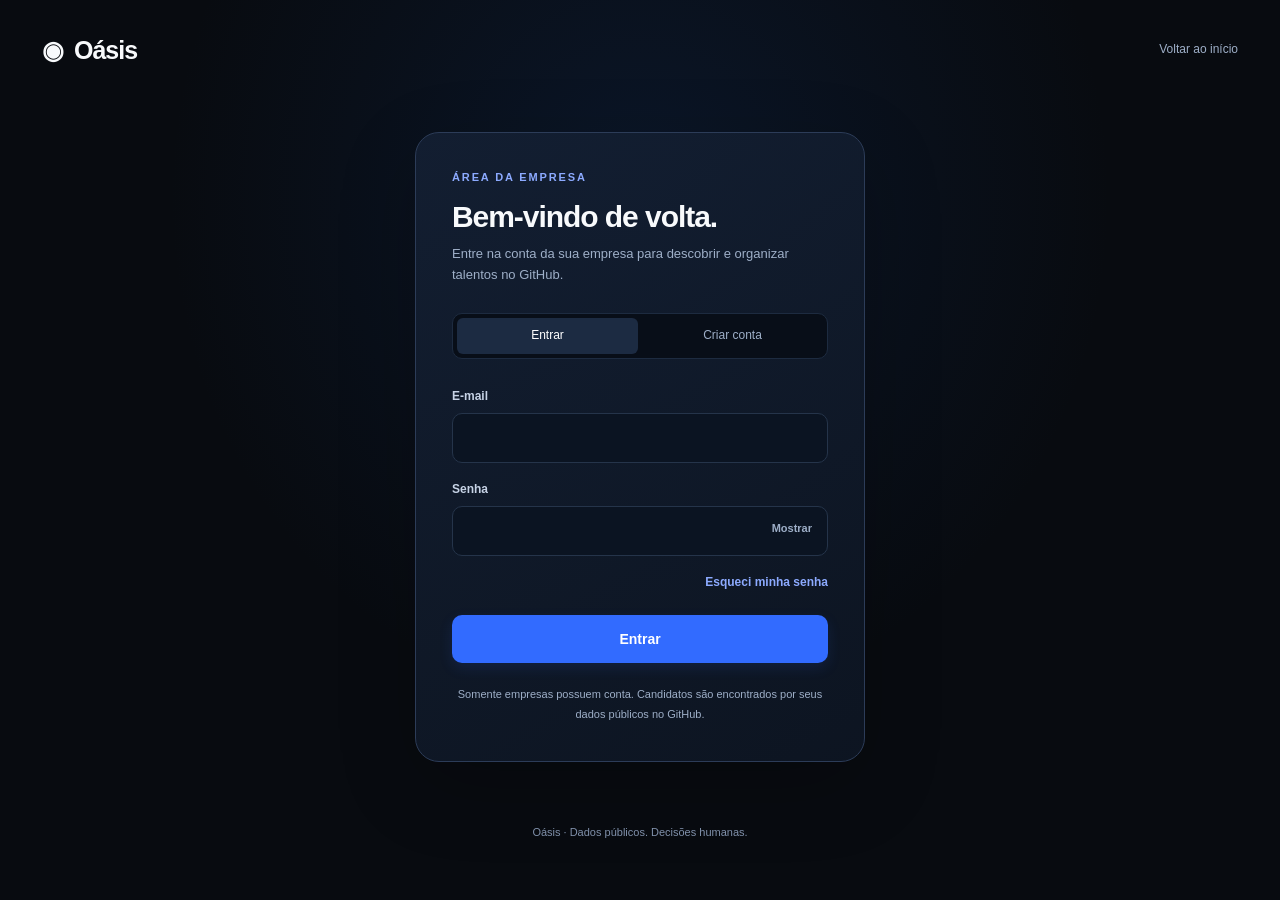
<file: home.html>
<!doctype html><html lang="pt-BR"><head><meta charset="UTF-8"><meta name="viewport" content="width=device-width,initial-scale=1"><meta name="description" content="Busque desenvolvedores no Oásis usando dados públicos do GitHub."><title>Buscar candidatos · Oásis</title><link rel="icon" href="images/favicon.svg"><link rel="stylesheet" href="css/base.css"><link rel="stylesheet" href="css/app-extra.css"><link rel="stylesheet" href="css/home.css"></head><body class="app-shell" data-page="candidatos"><a class="skip-link" href="#conteudo">Pular para o conteúdo</a><button id="sidebar-shade" class="sidebar-shade" aria-label="Fechar menu" hidden></button><aside class="sidebar" id="sidebar" aria-label="Navegação"></aside><div class="app-main"><header class="topbar"><button id="menu-toggle" class="menu-toggle" type="button" aria-controls="sidebar" aria-expanded="false">Menu</button><div class="breadcrumb">Oásis <span>/</span> <strong>Buscar candidatos</strong></div><div class="topbar-actions"><a class="topbar-profile" href="empresa.html"><span data-company-name>Minha empresa</span><div class="avatar" data-company-logo></div></a></div></header><main class="main-content" id="conteudo"><div class="page-heading"><div><h1>Buscar desenvolvedores</h1><p>Use informações públicas do GitHub para descobrir perfis e apoiar a análise técnica da sua empresa.</p></div><button class="btn btn-secondary filter-mobile-toggle" id="filter-mobile-toggle" type="button" aria-controls="filters-panel" aria-expanded="false">Filtros</button></div><form class="search-form" id="form-busca"><div class="search-input-wrap"><label class="screen-reader-only" for="input-termo">Termo da pesquisa</label><input id="input-termo" maxlength="150" placeholder="Nome, usuário ou termo"></div><button class="btn btn-primary" id="btn-buscar">Buscar</button></form><div class="discovery-layout"><aside class="filters-panel" id="filters-panel"><div class="filters-heading"><h2>Filtros de descoberta</h2><button class="filter-close" id="filter-close" type="button" aria-label="Fechar filtros">×</button></div><span class="filter-label">Linguagem</span><div class="lang-toggles" id="lang-toggles"><button type="button" data-lang="JavaScript" aria-pressed="false">JavaScript</button><button type="button" data-lang="TypeScript" aria-pressed="false">TypeScript</button><button type="button" data-lang="Python" aria-pressed="false">Python</button><button type="button" data-lang="Java" aria-pressed="false">Java</button><button type="button" data-lang="C#" aria-pressed="false">C#</button><button type="button" data-lang="C++" aria-pressed="false">C++</button><button type="button" data-lang="PHP" aria-pressed="false">PHP</button><button type="button" data-lang="Go" aria-pressed="false">Go</button></div><div class="field"><label for="input-localizacao">Localização</label><input id="input-localizacao" maxlength="120" placeholder="Ex.: Salvador"></div><button class="btn btn-primary btn-block" id="btn-filtrar" type="button">Aplicar filtros</button><button class="btn btn-ghost btn-block" id="btn-limpar-filtros" type="button">Limpar filtros</button><p class="filter-note">Localização é texto livre informado no GitHub. O Oásis não infere idade ou senioridade.</p></aside><section aria-live="polite" aria-label="Resultados"><div class="status-panel" id="estado-aguardando"><div class="empty-mark" aria-hidden="true">⌕</div><h2>Descubra talentos além do currículo.</h2><p>Faça uma busca e, se quiser, refine com linguagem e localização.</p></div><div id="estado-carregando" hidden><div class="search-loading-heading"><div class="filter-loader" aria-hidden="true"><i></i><i></i><i></i></div><div><strong id="loading-title">Consultando o GitHub…</strong><span id="loading-accessible" class="screen-reader-only">Aplicando filtros e consultando candidatos</span></div></div><div class="results-list" id="skeleton-list" aria-hidden="true"><article class="skeleton-card"><div class="skeleton circle"></div><div class="skeleton"></div><div class="skeleton short"></div></article><article class="skeleton-card"><div class="skeleton circle"></div><div class="skeleton"></div><div class="skeleton short"></div></article></div></div><div class="status-panel" id="estado-erro" hidden><div class="empty-mark" aria-hidden="true">!</div><h2>Não foi possível concluir a busca</h2><p id="erro-mensagem"></p></div><div id="estado-resultados" hidden><div class="results-toolbar"><p id="results-summary"></p><a class="text-link" href="comparacao.html">Abrir comparação →</a></div><div class="results-list" id="results-list"></div></div></section></div></main></div><script src="js/api.js"></script><script src="js/ui.js"></script><script src="js/suporte.js"></script><script src="js/home.js"></script></body></html>
</file>
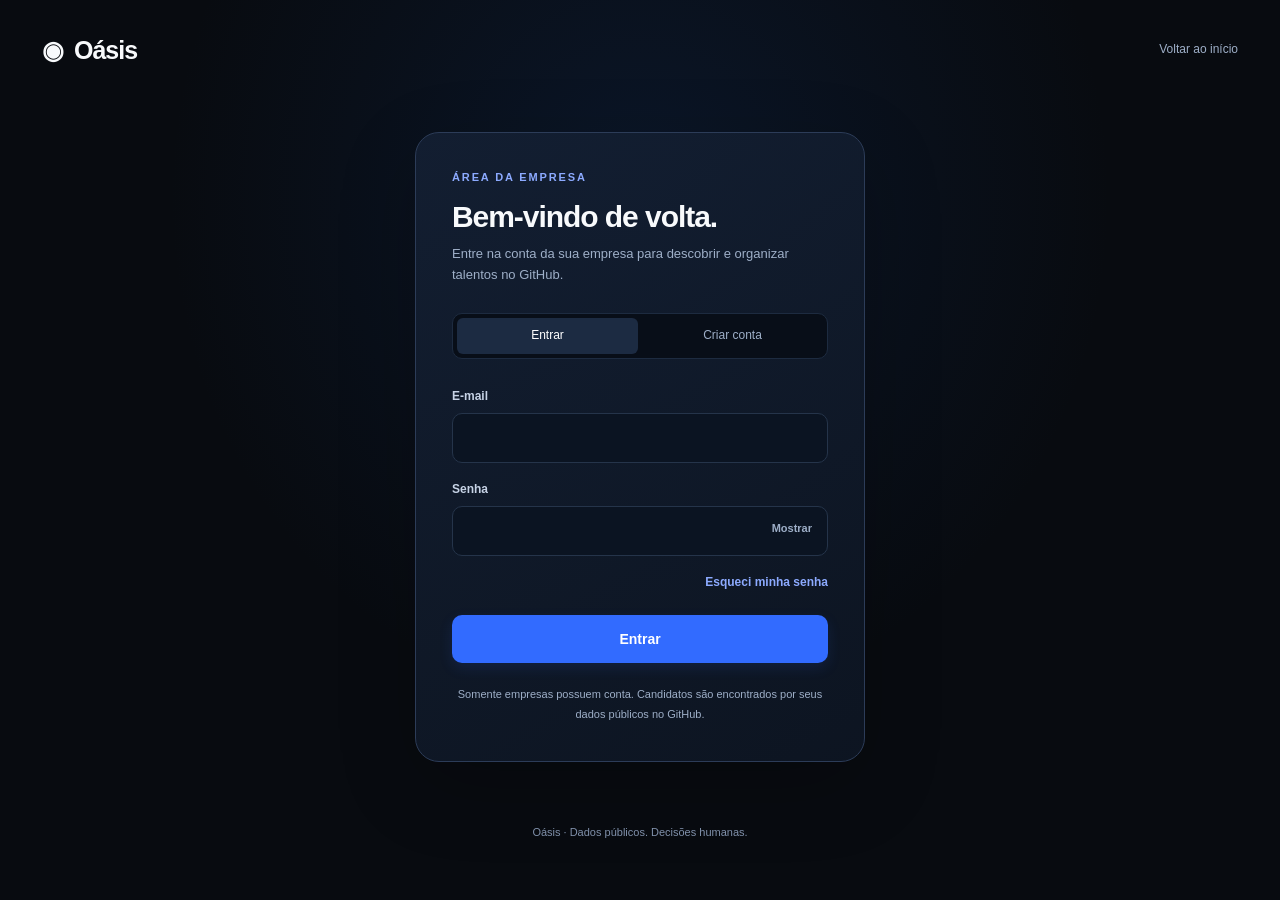
<file: insights.html>
<!doctype html><html lang="pt-BR"><head><meta charset="UTF-8"><meta name="viewport" content="width=device-width,initial-scale=1"><meta name="description" content="Insights privados da sua empresa no Oásis."><title>Insights · Oásis</title><link rel="icon" href="images/favicon.svg"><link rel="stylesheet" href="css/base.css"><link rel="stylesheet" href="css/app-extra.css"><link rel="stylesheet" href="css/insights.css"></head><body class="app-shell" data-page="insights"><a class="skip-link" href="#conteudo">Pular para o conteúdo</a><button id="sidebar-shade" class="sidebar-shade" aria-label="Fechar menu" hidden></button><aside class="sidebar" id="sidebar" aria-label="Navegação"></aside><div class="app-main"><header class="topbar"><button id="menu-toggle" class="menu-toggle" type="button" aria-controls="sidebar" aria-expanded="false">Menu</button><div class="breadcrumb">Oásis <span>/</span> <strong>Insights</strong></div><div class="topbar-actions"><a class="topbar-profile" href="empresa.html"><span data-company-name>Minha empresa</span><div class="avatar" data-company-logo></div></a></div></header><main class="main-content" id="conteudo"><div class="page-heading"><div><h1>Insights de Devs</h1><p>Indicadores calculados somente a partir das pesquisas e interações reais da sua empresa.</p></div></div><section class="metric-grid"><article class="metric-card"><span>Buscas recentes</span><strong id="insight-buscas">—</strong></article><article class="metric-card"><span>Favoritos</span><strong id="insight-favoritos">—</strong></article><article class="metric-card"><span>Avaliações</span><strong id="insight-avaliacoes">—</strong></article><article class="metric-card"><span>Plano</span><strong class="insight-plan" id="insight-plano">—</strong></article></section><div id="insights-loading" class="status-panel" role="status"><h2>Organizando seus dados…</h2><p>Os gráficos só aparecem quando existem registros reais.</p></div><p id="insights-error" class="form-error" role="alert"></p><div class="insights-grid" id="insights-content" hidden><section class="panel-card"><h2>Linguagens mais pesquisadas</h2><p>Baseado nos filtros registrados.</p><div id="chart-languages" class="bar-chart"></div><div id="empty-languages" class="chart-empty" hidden>Nenhum filtro de linguagem registrado ainda.</div></section><section class="panel-card"><h2>Localizações mais pesquisadas</h2><p>Texto livre informado nas buscas.</p><div id="chart-locations" class="bar-chart"></div><div id="empty-locations" class="chart-empty" hidden>Nenhuma localização registrada ainda.</div></section><section class="panel-card insights-history"><h2>Atividade de busca</h2><div id="history-list" class="history-list"></div><div id="empty-history" class="chart-empty" hidden>Faça uma busca para formar seu histórico.</div></section><section class="panel-card"><h2>Sobre estes insights</h2><p>São descritivos e privados. Não criam score, ranking nem inferem senioridade.</p></section></div></main></div><script src="js/api.js"></script><script src="js/ui.js"></script><script src="js/suporte.js"></script><script src="js/insights.js"></script></body></html>
</file>
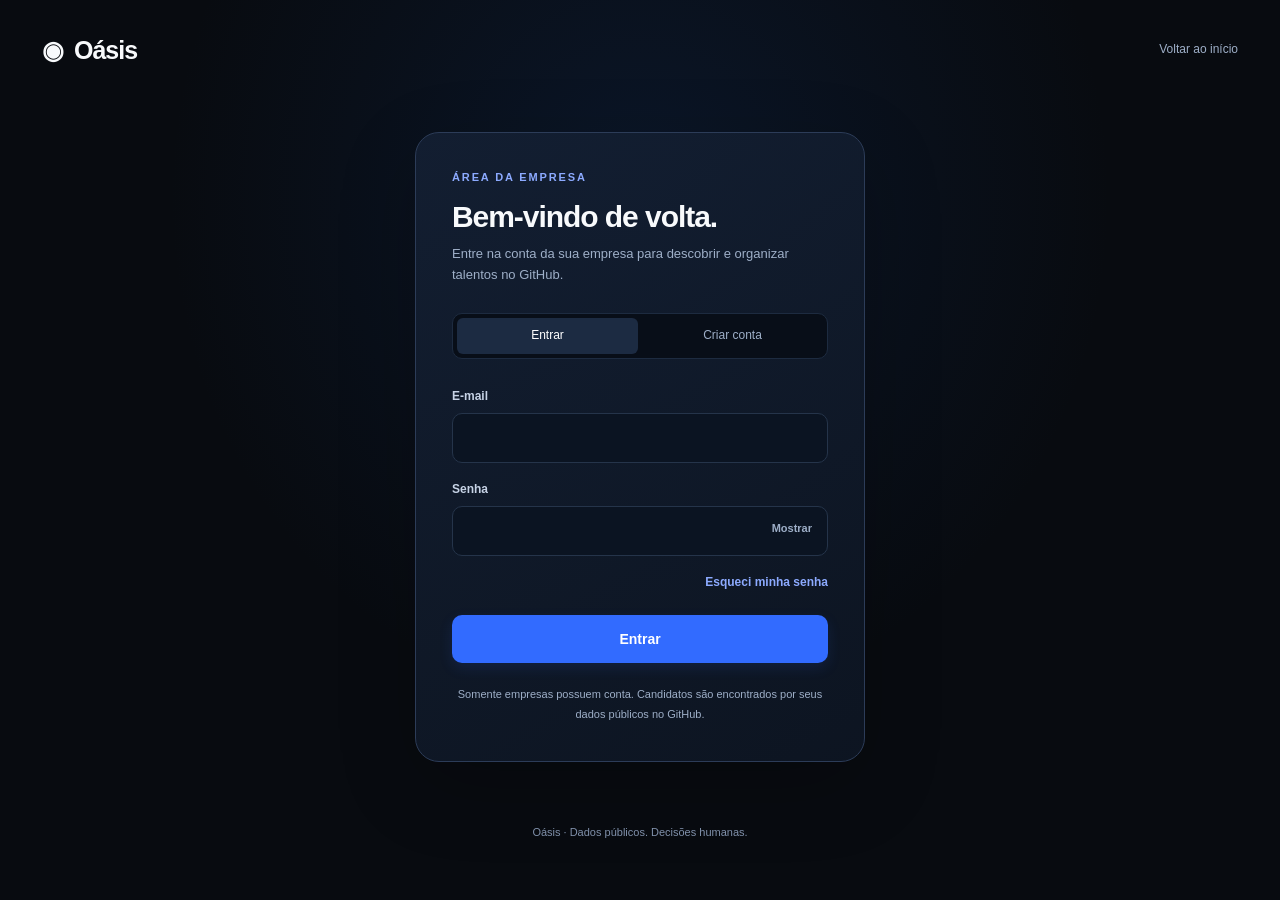
<file: login.html>
<!doctype html>
<html lang="pt-BR"><head><meta charset="UTF-8"><meta name="viewport" content="width=device-width,initial-scale=1"><meta name="description" content="Entre no Oásis, plataforma de recrutamento técnico com dados públicos do GitHub."><title>Entrar · Oásis</title><link rel="icon" href="images/favicon.svg"><link rel="stylesheet" href="css/base.css"><link rel="stylesheet" href="css/login.css"></head><body class="dark-theme"><nav class="auth-nav"><a class="brand" href="index.html" aria-label="Oásis, página inicial"><span aria-hidden="true">◉</span> Oásis</a><a href="index.html">Voltar ao início</a></nav><main class="auth-main"><section class="auth-card"><p class="eyebrow">Área da empresa</p><h1>Bem-vindo de volta.</h1><p class="auth-description">Entre na conta da sua empresa para descobrir e organizar talentos no GitHub.</p><nav class="auth-tabs" aria-label="Acesso"><a class="active" aria-current="page" href="login.html">Entrar</a><a href="cadastro.html">Criar conta</a></nav><form id="form-login"><div class="field"><label for="input-usuario">E-mail</label><input id="input-usuario" name="usuario" type="email" autocomplete="username" maxlength="150" required></div><div class="field"><label for="input-senha">Senha</label><div class="password-wrap"><input id="input-senha" type="password" autocomplete="current-password" required maxlength="72"><button class="password-toggle" type="button" data-password-toggle="input-senha" aria-pressed="false">Mostrar</button></div></div><div class="auth-extras"><a class="text-link" href="recuperar-senha.html">Esqueci minha senha</a></div><p class="form-error" id="form-error" role="alert"></p><button class="btn btn-primary btn-block" id="btn-login" type="submit">Entrar</button></form><p class="auth-fineprint">Somente empresas possuem conta. Candidatos são encontrados por seus dados públicos no GitHub.</p></section></main><footer class="auth-footer">Oásis · Dados públicos. Decisões humanas.</footer><script src="js/api.js"></script><script src="js/ui.js"></script><script src="js/suporte.js"></script><script src="js/login.js"></script></body></html>
</file>
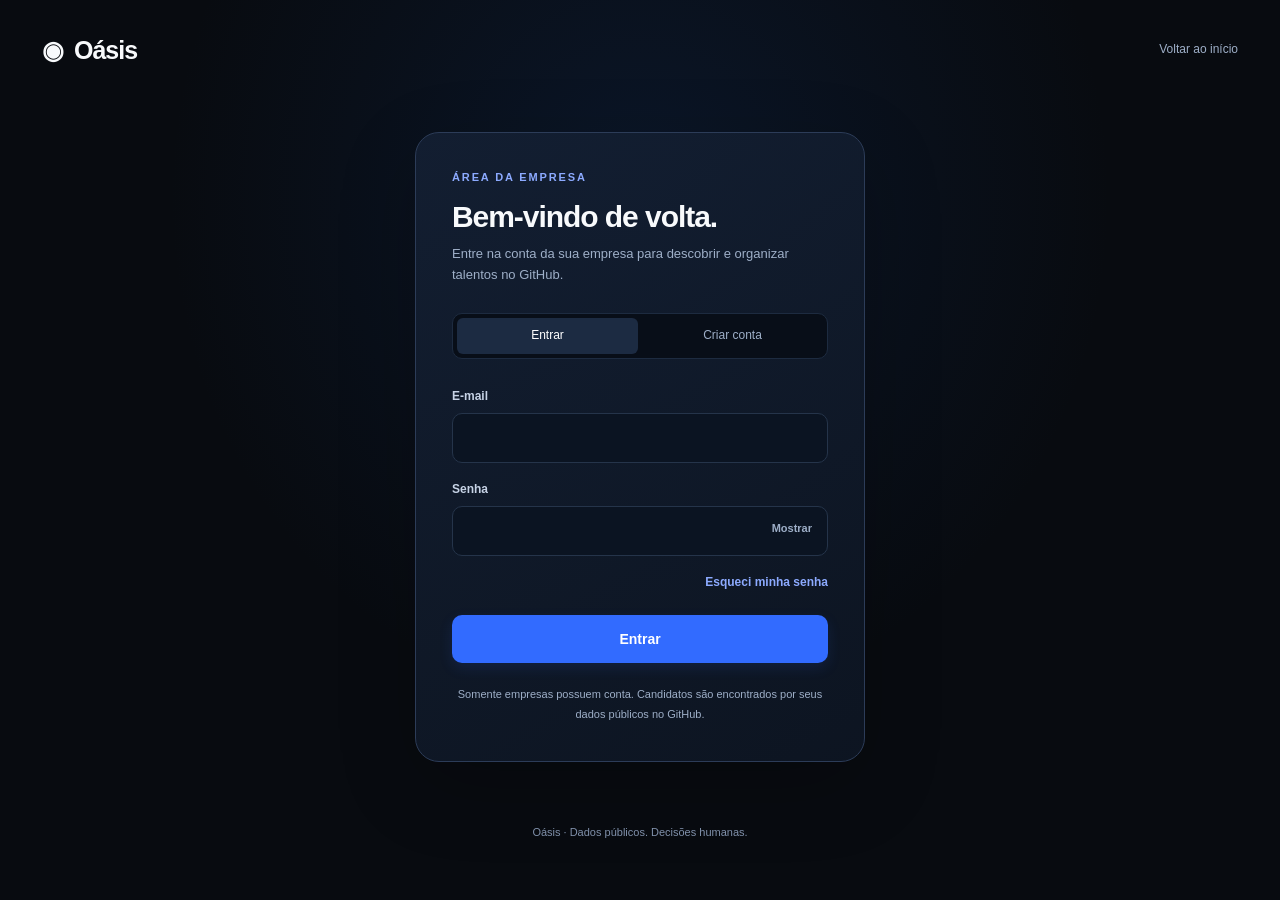
<file: perfil.html>
<!doctype html><html lang="pt-BR"><head><meta charset="UTF-8"><meta name="viewport" content="width=device-width,initial-scale=1"><meta name="description" content="Perfil técnico de candidato no Oásis."><title>Perfil técnico · Oásis</title><link rel="icon" href="images/favicon.svg"><link rel="stylesheet" href="css/base.css"><link rel="stylesheet" href="css/app-extra.css"><link rel="stylesheet" href="css/perfil.css"></head><body class="app-shell" data-page="candidatos"><a class="skip-link" href="#conteudo">Pular para o conteúdo</a><button id="sidebar-shade" class="sidebar-shade" aria-label="Fechar menu" hidden></button><aside class="sidebar" id="sidebar" aria-label="Navegação"></aside><div class="app-main"><header class="topbar"><button id="menu-toggle" class="menu-toggle" type="button" aria-controls="sidebar" aria-expanded="false">Menu</button><div class="breadcrumb"><a href="home.html">Candidatos</a><span>/</span><strong>Perfil técnico</strong></div><div class="topbar-actions"><a class="topbar-profile" href="empresa.html"><span data-company-name>Minha empresa</span><div class="avatar" data-company-logo></div></a></div></header><main class="main-content" id="conteudo"><a class="back-link" href="home.html">← Voltar à busca</a><div id="perfil-carregando" class="status-panel" role="status"><h2>Carregando perfil…</h2><p>Consultando e organizando informações técnicas públicas.</p></div><div id="perfil-erro" class="status-panel" role="alert" hidden><p id="perfil-erro-msg"></p></div><div id="perfil-container" hidden><header class="profile-header"><div class="profile-identity"><div id="perfil-avatar"></div><div><p class="eyebrow">Dados públicos do GitHub</p><h1 id="perfil-nome"></h1><p id="perfil-username"></p><p id="perfil-localizacao"></p></div></div><div class="profile-actions"><button id="btn-favoritar" class="btn btn-secondary" type="button" aria-pressed="false">Favoritar</button><button id="btn-comparar" class="btn btn-secondary" type="button" aria-pressed="false">Comparar</button><a id="perfil-github-link" class="btn btn-primary" target="_blank" rel="noopener noreferrer">Abrir GitHub</a></div></header><div class="profile-columns"><section><div class="panel"><h2>Resumo técnico</h2><p id="perfil-bio"></p><div class="profile-metrics"><div class="metric"><strong id="perfil-repos"></strong><span>Repositórios públicos</span></div><div class="metric"><strong id="perfil-estrelas"></strong><span>Estrelas na amostra</span></div><div class="metric"><strong id="perfil-amostra"></strong><span>Repositórios analisados</span></div></div><h2>Linguagens identificadas</h2><div id="perfil-badges" class="language-list"></div><p id="perfil-linguagem" class="profile-note"></p><p class="profile-note">As métricas utilizam uma amostra de repositórios públicos e não representam qualidade profissional, idade ou senioridade.</p></div><h2>Repositórios da amostra</h2><div id="perfil-repos-lista" class="repos-lista"></div></section><section class="panel evaluation-panel"><h2>Avaliação da empresa</h2><span class="badge">Sempre privada</span><p>Visível somente para sua empresa. Favoritar e avaliar são ações independentes.</p><form id="form-avaliacao"><div class="field"><label for="input-nota">Nota interna (1 a 5)</label><select id="input-nota"><option value="">Sem nota</option><option>1</option><option>2</option><option>3</option><option>4</option><option>5</option></select></div><div class="field"><label for="input-comentario">Comentário interno</label><textarea id="input-comentario" maxlength="5000"></textarea></div><p id="avaliacao-estado" class="evaluation-status" role="status"></p><button id="btn-salvar-perfil" class="btn btn-primary" type="submit" disabled>Salvar avaliação</button></form></section></div></div></main></div><script src="js/api.js"></script><script src="js/ui.js"></script><script src="js/suporte.js"></script><script src="js/perfil.js"></script></body></html>
</file>
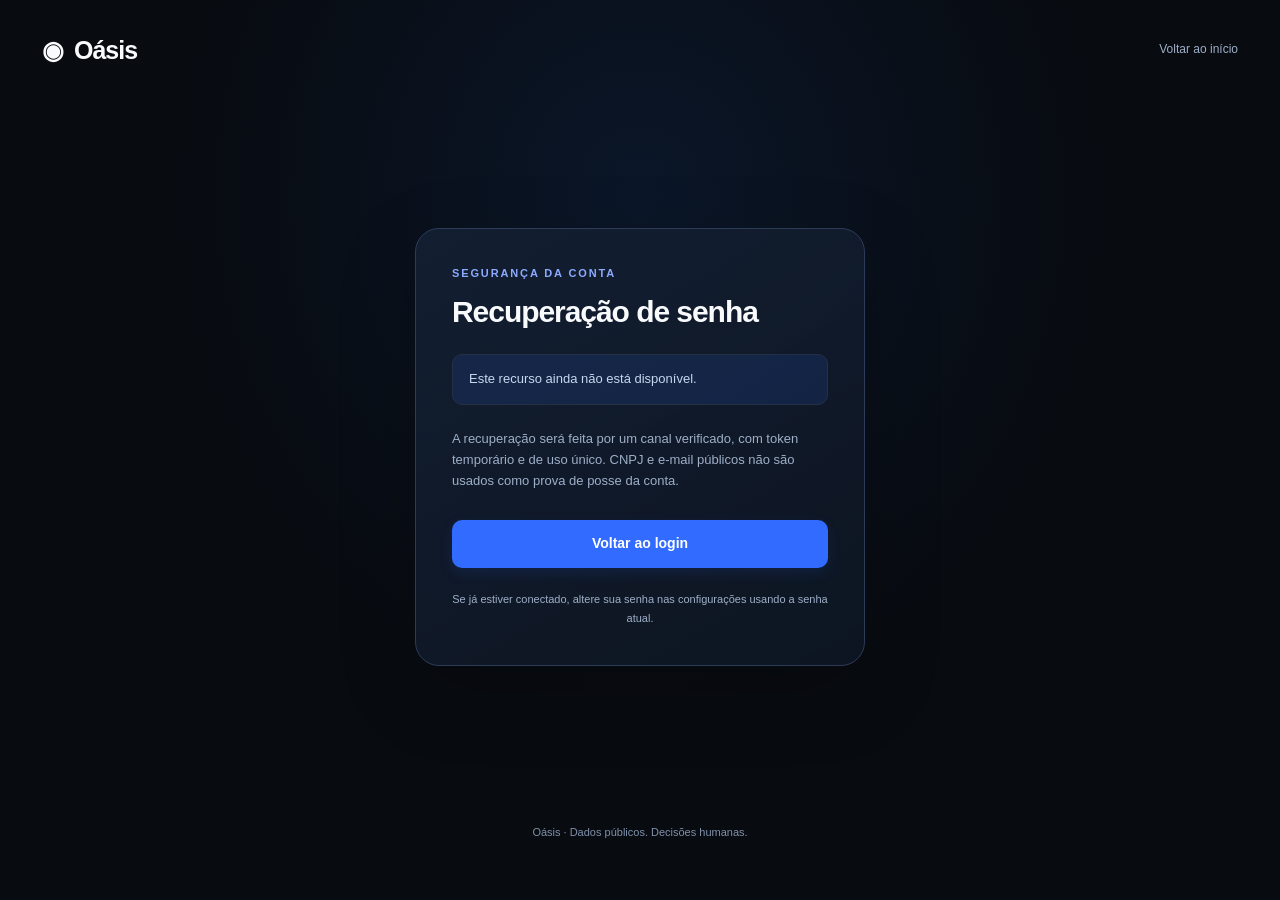
<file: recuperar-senha.html>
<!doctype html>
<html lang="pt-BR"><head><meta charset="UTF-8"><meta name="viewport" content="width=device-width,initial-scale=1"><meta name="description" content="Recuperação de senha do Oásis."><title>Recuperar senha · Oásis</title><link rel="icon" href="images/favicon.svg"><link rel="stylesheet" href="css/base.css"><link rel="stylesheet" href="css/login.css"></head><body class="dark-theme"><nav class="auth-nav"><a class="brand" href="index.html" aria-label="Oásis, página inicial"><span aria-hidden="true">◉</span> Oásis</a><a href="index.html">Voltar ao início</a></nav><main class="auth-main"><section class="auth-card recovery-card"><p class="eyebrow">Segurança da conta</p><h1>Recuperação de senha</h1><p class="notice">Este recurso ainda não está disponível.</p><p class="auth-description">A recuperação será feita por um canal verificado, com token temporário e de uso único. CNPJ e e-mail públicos não são usados como prova de posse da conta.</p><a class="btn btn-primary btn-block" href="login.html">Voltar ao login</a><p class="auth-fineprint">Se já estiver conectado, altere sua senha nas configurações usando a senha atual.</p></section></main><footer class="auth-footer">Oásis · Dados públicos. Decisões humanas.</footer></body></html>
</file>
<file: css/base.css>
@import url("tokens.css");
*{box-sizing:border-box}html{scroll-behavior:smooth;scroll-padding-top:100px}body{margin:0;background:var(--bg);color:var(--text);font:15px/1.6 var(--font);-webkit-font-smoothing:antialiased}button,input,textarea,select{font:inherit}button,a,input,textarea,select{-webkit-tap-highlight-color:transparent}button{cursor:pointer}a{color:inherit;text-decoration:none}a:hover{text-decoration:none}img,svg{max-width:100%}button:disabled{cursor:wait;opacity:.58}[hidden]{display:none!important}h1,h2,h3,p{margin-top:0}h1,h2,h3{line-height:1.2;letter-spacing:-.035em}h1{font-size:clamp(28px,3vw,42px);font-weight:680}h2{font-size:clamp(24px,2.6vw,34px);font-weight:650}h3{font-size:18px;font-weight:650}p{margin-bottom:16px}button:focus-visible,a:focus-visible,input:focus-visible,textarea:focus-visible,select:focus-visible,summary:focus-visible{outline:3px solid var(--accent);outline-offset:4px}::selection{background:#bdd2ff;color:#14203b}.muted{color:var(--muted)}.small{font-size:13px}.eyebrow{font-size:11px;font-weight:700;letter-spacing:.17em;text-transform:uppercase;color:var(--accent-light)}.icon{width:20px;height:20px;flex:none;fill:none;stroke:currentColor;stroke-width:1.7;stroke-linecap:round;stroke-linejoin:round}.brand{display:inline-flex;align-items:center;gap:11px;font-size:25px;font-weight:720;letter-spacing:-1px}.brand-mark{width:35px;height:35px;color:var(--accent)}.brand-mark svg{width:100%;height:100%}.skip-link{position:fixed;left:16px;top:-90px;background:var(--accent);color:#fff;padding:12px 20px;z-index:9999;border-radius:10px}.skip-link:focus{top:12px}.btn{display:inline-flex;align-items:center;justify-content:center;gap:10px;min-height:44px;border-radius:10px;padding:11px 20px;font-weight:600;font-size:14px;border:1px solid transparent;transition:transform .18s var(--ease),background .18s,border-color .18s,box-shadow .18s;white-space:normal;text-align:center}.btn:hover:not(:disabled){transform:translateY(-1px)}.btn:active:not(:disabled){transform:translateY(0)}.btn-primary{background:var(--accent);color:#fff;box-shadow:0 5px 14px #326bff20}.btn-primary:hover:not(:disabled){background:var(--accent-dark);box-shadow:0 6px 18px #326bff30}.btn-secondary{background:var(--bg-panel);border-color:var(--card-border);color:var(--text)}.btn-secondary:hover:not(:disabled){border-color:#a4b9e0}.btn-ghost{background:transparent;color:var(--muted-strong);border-color:transparent}.btn-block{width:100%}.text-link{color:var(--accent-light);font-weight:600}.text-link:hover{text-decoration:underline}.field{display:flex;flex-direction:column;gap:7px;margin-bottom:17px}.field label{font-size:13px;font-weight:600}.field input,.field textarea,.field select{width:100%;min-width:0;padding:12px 14px;min-height:46px;border:1px solid var(--card-border);border-radius:10px;background:var(--bg-panel);color:var(--text);transition:border-color .18s,box-shadow .18s}.field textarea{min-height:120px;resize:vertical}.field input:focus,.field textarea:focus{border-color:var(--accent)}.field input::placeholder,.field textarea::placeholder{color:var(--muted)}.field small{color:var(--muted);font-size:12px}.form-error{color:var(--danger);font-size:13px;margin:8px 0 16px}.form-error:empty{display:none}.grid-2{display:grid;grid-template-columns:1fr 1fr;gap:0 18px}.badge{display:inline-flex;align-items:center;gap:6px;padding:5px 10px;border-radius:7px;background:var(--accent-soft);color:var(--accent-light);font-size:11px;font-weight:650}.notice{background:var(--accent-soft);border:1px solid var(--card-border);padding:14px 16px;border-radius:10px;font-size:13px;color:var(--muted-strong);margin:0 0 22px}.app-shell{min-height:100vh}.sidebar{position:fixed;inset:0 auto 0 0;width:var(--sidebar-width);background:var(--bg-panel);border-right:1px solid var(--card-border);display:flex;flex-direction:column;padding:30px 20px 18px;z-index:60}.sidebar .brand{margin:0 16px 36px}.nav-caption{font-size:10px;letter-spacing:.12em;color:var(--muted);font-weight:700;margin:0 16px 12px}.menu-card{display:flex;flex-direction:column;gap:6px}.menu-item{display:flex;width:100%;align-items:center;gap:12px;padding:12px 15px;border:0;background:transparent;border-radius:10px;text-align:left;font-weight:550;font-size:13px;color:var(--muted-strong);transition:background .18s,color .18s}.menu-item:hover{background:var(--bg)}.menu-item.active{background:var(--accent-soft);color:var(--accent);font-weight:650}.sidebar-bottom{margin-top:auto;padding-top:24px}.company-card{display:flex;align-items:center;gap:10px;padding:17px 8px 14px;border-top:1px solid var(--card-border);margin-top:17px}.company-info{min-width:0}.company-name{font-size:12px;font-weight:650;margin:0;overflow-wrap:anywhere;letter-spacing:0}.company-location{font-size:11px;color:var(--muted);margin:2px 0 0}.logo,.avatar{display:flex;position:relative;align-items:center;justify-content:center;flex:none;overflow:hidden;background:var(--accent-soft);color:var(--accent);font-size:15px;font-weight:700;width:42px;height:42px;border-radius:12px}.logo img,.avatar img{position:absolute;inset:0;width:100%;height:100%;object-fit:cover}.app-main{margin-left:var(--sidebar-width);min-width:0}.topbar{min-height:79px;display:flex;align-items:center;justify-content:space-between;padding:18px 38px;background:var(--bg-panel);border-bottom:1px solid var(--card-border);gap:15px}.breadcrumb{display:flex;align-items:center;gap:12px;font-size:12px;color:var(--muted)}.breadcrumb strong{font-weight:550;color:var(--text)}.topbar-note{font-size:11px;color:var(--muted);display:flex;align-items:center;gap:7px}.status-dot{width:6px;height:6px;background:#2b9b85;border-radius:50%}.main-content{padding:36px 38px 50px;max-width:1580px;margin:auto}.page-heading{display:flex;justify-content:space-between;align-items:flex-end;gap:20px;margin-bottom:28px}.page-heading h1{font-size:30px;margin-bottom:8px}.page-heading p{font-size:13px;color:var(--muted);margin:0;max-width:700px}.menu-toggle{display:none;border:1px solid var(--card-border);background:var(--card);padding:9px;border-radius:8px;line-height:1;z-index:70}.sidebar-shade{position:fixed;inset:0;border:0;background:#0e1b3266;z-index:55}.status-panel{text-align:center;background:var(--card);border:1px solid var(--card-border);border-radius:var(--radius-md);padding:48px 24px}.status-panel h2{font-size:20px;margin:18px 0 9px}.status-panel p{font-size:13px;color:var(--muted);max-width:430px;margin:0 auto}.empty-mark{width:64px;height:64px;display:grid;place-items:center;margin:auto;border-radius:18px;background:var(--accent-soft);color:var(--accent)}.empty-mark .icon{width:28px;height:28px}.source-note{font-size:11px;color:var(--muted);line-height:1.7;margin:20px 0 0}.oasis-loader{width:64px;height:48px;display:flex;gap:4px;align-items:center;justify-content:center;color:var(--accent)}.oasis-loader span{display:block;width:6px;height:28px;border-radius:20px;background:currentColor;animation:oasis-wave 1.15s ease-in-out infinite}.oasis-loader span:nth-child(2){animation-delay:.12s}.oasis-loader span:nth-child(3){animation-delay:.24s}.oasis-loader span:nth-child(4){animation-delay:.36s}@keyframes oasis-wave{0%,100%{transform:scaleY(.4);opacity:.35}50%{transform:scaleY(1);opacity:1}}.skeleton-card{border:1px solid var(--card-border);background:var(--card);padding:24px;border-radius:16px;min-height:205px}.skeleton{background:linear-gradient(90deg,#edf1f6,#f8faff,#edf1f6);background-size:200% 100%;animation:shimmer 1.4s linear infinite;border-radius:6px;height:12px;margin-top:12px}.skeleton.circle{width:48px;height:48px;border-radius:50%;margin:0}.skeleton.short{width:50%}@keyframes shimmer{to{background-position:-200% 0}}.toast-region{position:fixed;right:22px;bottom:22px;width:min(420px,calc(100vw - 32px));display:flex;flex-direction:column;gap:10px;z-index:1000}.toast{display:flex;gap:14px;justify-content:space-between;align-items:center;background:var(--bg-panel);color:var(--text);padding:15px 18px;border:1px solid var(--card-border);border-left:3px solid var(--accent);box-shadow:0 10px 40px #17264420;border-radius:12px;font-size:13px;animation:enter .2s var(--ease)}.toast-error{border-left-color:#d53c4a}.toast-success{border-left-color:#238c75}.toast-close{border:0;background:transparent;color:var(--muted);font-size:23px;line-height:1;min-width:28px;min-height:28px}.oasis-modal{width:min(500px,calc(100vw - 32px));max-height:calc(100dvh - 40px);overflow:auto;border:1px solid var(--card-border);border-radius:20px;padding:30px;color:var(--text);background:var(--bg-panel);box-shadow:0 30px 100px #08132235}.oasis-modal::backdrop{background:#07122499;backdrop-filter:blur(3px)}.oasis-modal h2{font-size:23px;margin-bottom:10px}.oasis-modal>p{font-size:13px}.modal-actions{display:flex;justify-content:flex-end;gap:10px;margin-top:22px}.modal-open{overflow:hidden}@keyframes enter{from{opacity:0;transform:translateY(8px)}to{opacity:1;transform:translateY(0)}}.main-content{animation:enter .3s var(--ease)}
@media(min-width:1700px){.main-content{padding:48px 60px}.topbar{padding-inline:60px}}
@media(max-width:1100px){:root{--sidebar-width:222px}.main-content{padding:28px}.topbar{padding-inline:28px}}
@media(max-width:900px){.sidebar{transform:translateX(-100%);transition:transform .24s var(--ease);width:270px;top:72px}.nav-open .sidebar{transform:translateX(0)}.nav-open{overflow:hidden}.app-main{margin-left:0}.menu-toggle{display:inline-flex}.topbar{position:relative;z-index:65;padding:14px 20px;min-height:72px}.topbar-note{display:none}.breadcrumb{margin-right:auto}.main-content{padding:26px 20px}.page-heading h1{font-size:27px}}
@media(max-width:560px){.grid-2{grid-template-columns:1fr}.main-content{padding:24px 16px}.page-heading{align-items:flex-start;flex-direction:column;gap:12px}.page-heading h1{font-size:26px}.modal-actions{flex-wrap:wrap}.oasis-modal{padding:24px}.toast-region{right:16px;bottom:16px}.topbar{padding-inline:16px}.breadcrumb{font-size:11px}.status-panel{padding:38px 20px}}
@media(prefers-reduced-motion:reduce){html{scroll-behavior:auto}*,*::before,*::after{animation:none!important;transition:none!important}.reveal{opacity:1!important;transform:none!important}.skeleton{background:#edf1f6}}
</file>
<file: css/landing.css>
body.landing-page{overflow-x:hidden;background:var(--oasis-dark);color:#f8fafc}.landing-header{position:fixed;inset:0 0 auto;z-index:100;background:linear-gradient(180deg,#080d16e8,#080d1600);backdrop-filter:blur(12px)}.landing-nav{height:82px;max-width:1360px;margin:auto;padding:0 32px;display:flex;align-items:center;gap:32px}.landing-nav .brand{margin-right:auto}.brand-orbit{color:var(--oasis-cyan)}.landing-links{display:flex;gap:28px;font-size:13px;color:#9eafc8}.landing-links a,.landing-actions a,.landing-footer a{transition:color .18s,opacity .18s}.landing-links a:hover,.landing-footer a:hover{color:#fff}.landing-actions{display:flex;align-items:center;gap:8px}.landing-actions .btn-ghost{color:#c1cde0}.hero{min-height:100svh;position:relative;display:grid;grid-template-columns:minmax(0,1fr) minmax(420px,.88fr);align-items:center;gap:48px;padding:132px max(32px,calc((100vw - 1360px)/2 + 32px)) 90px;isolation:isolate}.hero-grid{position:absolute;inset:0;z-index:-3;background-image:linear-gradient(#ffffff08 1px,transparent 1px),linear-gradient(90deg,#ffffff08 1px,transparent 1px);background-size:70px 70px;mask-image:linear-gradient(to bottom,#000 5%,#0008 60%,transparent)}.hero-glow{position:absolute;border-radius:50%;filter:blur(80px);z-index:-2;opacity:.35}.hero-glow-a{width:520px;height:520px;background:#326bff;left:-220px;top:10%}.hero-glow-b{width:430px;height:430px;background:#6757ff;right:-180px;bottom:8%;opacity:.24}.hero-content{max-width:760px}.hero-kicker,.section-kicker{font-size:11px;text-transform:uppercase;letter-spacing:.16em;font-weight:750;color:#79ddff;margin-bottom:20px}.hero-title{font-size:clamp(54px,6.7vw,104px);line-height:.94;letter-spacing:-.066em;margin:0 0 28px;font-weight:720}.hero-title span{display:block;color:#8eacff}.hero-copy{font-size:clamp(16px,1.4vw,20px);line-height:1.65;color:#aebbd0;max-width:720px;margin-bottom:34px}.hero-actions{display:flex;gap:12px;flex-wrap:wrap}.hero-cta{min-height:52px;padding-inline:24px}.hero-proof{display:flex;gap:12px;flex-wrap:wrap;color:#6f819d;font-size:11px;margin-top:28px}.hero-product{min-width:0}.product-window{background:linear-gradient(145deg,#101a2a,#0a111d);border:1px solid #263754;border-radius:24px;box-shadow:0 40px 120px #0008,0 0 0 1px #ffffff05 inset;overflow:hidden;transform:perspective(1200px) rotateY(-5deg) rotateX(2deg)}.window-bar{height:46px;border-bottom:1px solid #233149;display:flex;align-items:center;gap:7px;padding:0 16px;color:#6f819d;font-size:10px}.window-bar span{width:8px;height:8px;border-radius:50%;background:#34435a}.window-bar strong{font-weight:550;margin-left:8px}.product-layout{display:grid;grid-template-columns:70px 1fr;min-height:420px;background:#f4f7fb}.mini-sidebar{background:#fff;border-right:1px solid #e4eaf2;padding:22px 16px;display:flex;flex-direction:column;align-items:center;gap:16px}.mini-logo{display:grid;place-items:center;width:34px;height:34px;background:#326bff;color:#fff;border-radius:10px;font-weight:800;margin-bottom:10px}.mini-sidebar i{width:28px;height:8px;border-radius:6px;background:#dce3ed}.mini-sidebar i.active{background:#8db0ff}.mini-content{padding:28px}.mini-search{height:42px;border:1px solid #dfe6f0;background:#fff;border-radius:11px;margin-bottom:18px}.mini-filters{display:flex;gap:7px;margin-bottom:20px}.mini-filters span{width:58px;height:22px;border-radius:7px;background:#e8eef8}.mini-grid{display:grid;grid-template-columns:1fr 1fr;gap:12px}.mini-grid article{padding:16px;background:#fff;border:1px solid #e2e8f0;border-radius:14px;min-height:135px}.mini-grid b{display:block;width:32px;height:32px;border-radius:50%;background:#dce7fb;margin-bottom:12px}.mini-grid strong,.mini-grid p,.mini-grid em{display:block;background:#e7edf5;border-radius:4px}.mini-grid strong{width:62%;height:8px}.mini-grid p{width:82%;height:7px;margin:10px 0}.mini-grid article div{display:flex;gap:5px}.mini-grid em{width:42px;height:15px}.scroll-cue{position:absolute;bottom:30px;left:50%;transform:translateX(-50%);display:flex;align-items:center;gap:10px;color:#70829e;font-size:10px;text-transform:uppercase;letter-spacing:.12em}.scroll-cue span{width:18px;height:30px;border:1px solid #35465e;border-radius:20px;position:relative}.scroll-cue span::after{content:"";position:absolute;width:3px;height:6px;border-radius:6px;background:#79ddff;left:7px;top:6px;animation:scroll-dot 1.6s ease-in-out infinite}@keyframes scroll-dot{0%,100%{transform:translateY(0);opacity:.3}50%{transform:translateY(10px);opacity:1}}.ticker{overflow:hidden;border-block:1px solid #1d293a;background:#0c1420}.ticker-track{display:flex;align-items:center;gap:26px;width:max-content;min-width:200%;padding:17px 0;color:#91a4bf;text-transform:uppercase;font-size:11px;letter-spacing:.15em;animation:ticker 30s linear infinite}.ticker-track b{font-size:7px;color:#326bff}@keyframes ticker{to{transform:translateX(-50%)}}.landing-section{padding:120px 32px}.light-section{background:#f5f7fa;color:#111827}.section-shell{max-width:1240px;margin:auto}.light-section .section-kicker{color:#326bff}.section-heading{display:grid;grid-template-columns:minmax(0,1.2fr) minmax(300px,.7fr);gap:70px;align-items:end;margin-bottom:54px}.section-heading h2,.github-layout h2,.final-cta h2{font-size:clamp(36px,4.2vw,64px);letter-spacing:-.055em;margin:0}.section-heading p,.github-layout p,.final-cta p{color:#66758a;margin:0;font-size:15px;line-height:1.8}.steps-grid,.feature-grid{display:grid;grid-template-columns:repeat(4,minmax(0,1fr));gap:16px}.step-card,.feature-card,.preview-plan{border:1px solid #dfe5ee;background:#fff;border-radius:20px;padding:30px;box-shadow:0 8px 30px #1a315508}.step-card span{display:inline-grid;place-items:center;width:42px;height:42px;border-radius:12px;background:#edf2ff;color:#326bff;font-weight:750;font-size:12px;margin-bottom:52px}.step-card h3,.feature-card h3,.preview-plan h3{font-size:20px;margin-bottom:10px}.step-card p,.feature-card p,.preview-plan p{font-size:13px;line-height:1.75;color:#6a788c;margin:0}.feature-grid{grid-template-columns:repeat(3,minmax(0,1fr))}.feature-card{min-height:230px;transition:transform .2s var(--ease),box-shadow .2s,border-color .2s}.feature-card:hover{transform:translateY(-4px);border-color:#bed0f4;box-shadow:0 18px 50px #19325a12}.feature-card>span{display:grid;place-items:center;width:46px;height:46px;border-radius:14px;background:#edf2ff;color:#326bff;font-size:20px;margin-bottom:48px}.github-section{background:#0b121d;color:#fff}.github-layout{display:grid;grid-template-columns:minmax(0,.85fr) minmax(480px,1.1fr);gap:80px;align-items:center}.github-layout p{color:#9db0c9;margin:24px 0}.data-flow{display:grid;grid-template-columns:1fr auto 1fr auto 1fr;gap:10px;align-items:center}.data-flow>span{color:#5f75a0}.flow-node{min-height:155px;border:1px solid #27364d;border-radius:18px;padding:24px;display:flex;flex-direction:column;justify-content:flex-end;background:#101a29}.flow-node.featured{background:linear-gradient(150deg,#16306c,#1b2350);border-color:#476ed1;box-shadow:0 20px 70px #326bff20}.flow-node strong{font-size:19px}.flow-node small{margin-top:7px;color:#8fa1bc;line-height:1.5}.plans-preview{display:grid;grid-template-columns:1fr 1fr;gap:18px}.preview-plan{display:flex;flex-direction:column;min-height:330px}.preview-plan h3{font-size:30px;margin-top:38px}.preview-plan p{max-width:470px}.preview-plan .btn{margin-top:auto;align-self:flex-start}.preview-plan.premium{background:#111827;color:#fff;border-color:#27364e;box-shadow:0 30px 90px #11182720}.preview-plan.premium p{color:#9fb0c8}.preview-plan.premium .badge{background:#1e3265;color:#9eb8ff}.faq-list{max-width:900px}.faq-list details{border-top:1px solid #dce3ec;padding:0}.faq-list details:last-child{border-bottom:1px solid #dce3ec}.faq-list summary{cursor:pointer;list-style:none;padding:25px 4px;font-weight:650;font-size:17px;display:flex;justify-content:space-between;gap:20px}.faq-list summary::after{content:"+";font-size:24px;color:#326bff;font-weight:400}.faq-list details[open] summary::after{content:"−"}.faq-list p{color:#68778b;max-width:700px;padding:0 4px 24px;margin:0}.final-cta{padding:130px 32px;text-align:center;background:radial-gradient(circle at 50% 0,#1f4ca8 0,transparent 42%),#080d16;color:#fff}.final-cta .section-shell{max-width:900px}.final-cta .section-kicker{margin-bottom:24px}.final-cta p{color:#a8b8cf;max-width:680px;margin:24px auto 34px}.landing-footer{display:flex;justify-content:space-between;align-items:flex-end;gap:30px;padding:48px max(32px,calc((100vw - 1240px)/2 + 32px));background:#070b11;border-top:1px solid #182334;color:#71839f}.landing-footer p{font-size:11px;margin:10px 0 0}.landing-footer nav{display:flex;gap:24px;font-size:12px}.reveal{opacity:0;transform:translateY(22px);transition:opacity .72s var(--ease),transform .72s var(--ease)}.reveal.is-visible{opacity:1;transform:none}.reveal-delay-1{transition-delay:.08s}.reveal-delay-2{transition-delay:.16s}.reveal-delay-3{transition-delay:.24s}.reveal-delay-4{transition-delay:.32s}@media(max-width:1100px){.landing-links{display:none}.hero{grid-template-columns:1fr;padding-top:150px}.hero-content{max-width:900px}.hero-product{max-width:800px}.steps-grid{grid-template-columns:1fr 1fr}.github-layout{grid-template-columns:1fr}.data-flow{max-width:800px}.section-heading{grid-template-columns:1fr;gap:18px}.feature-grid{grid-template-columns:1fr 1fr}}@media(max-width:700px){.landing-nav{padding:0 18px;height:72px}.landing-actions .btn-ghost{display:none}.landing-actions .btn{padding:9px 13px;min-height:40px}.hero{padding:122px 18px 82px;gap:38px}.hero-title{font-size:clamp(46px,15vw,70px)}.hero-copy{font-size:15px}.hero-actions{flex-direction:column;align-items:stretch}.hero-actions .btn{width:100%}.hero-product{margin-inline:-2px}.product-window{border-radius:16px;transform:none}.product-layout{grid-template-columns:45px 1fr;min-height:300px}.mini-sidebar{padding:14px 8px}.mini-sidebar i{width:20px}.mini-content{padding:15px}.mini-grid{grid-template-columns:1fr}.mini-grid article:nth-child(n+3){display:none}.scroll-cue{display:none}.landing-section{padding:82px 18px}.steps-grid,.feature-grid,.plans-preview{grid-template-columns:1fr}.step-card span{margin-bottom:28px}.feature-card{min-height:200px}.github-layout{gap:42px}.data-flow{grid-template-columns:1fr;gap:10px}.data-flow>span{transform:rotate(90deg);justify-self:center}.landing-footer{padding:40px 18px;flex-direction:column;align-items:flex-start}.landing-footer nav{flex-wrap:wrap}.ticker-track{animation-duration:22s}}@media(prefers-reduced-motion:reduce){.ticker-track{animation:none;transform:none}.scroll-cue span::after{animation:none}.reveal{opacity:1;transform:none;transition:none}.product-window{transform:none}}
</file>
<file: css/app-extra.css>
.app-shell{background:#f5f7fa}.sidebar{box-shadow:8px 0 30px #20375f08}.sidebar .brand{color:#13213a}.sidebar .brand span{color:var(--accent)}.menu-card{gap:4px}.menu-item{position:relative}.menu-item .menu-icon{width:20px;text-align:center;font-size:15px;opacity:.72}.menu-item.active::before{content:"";position:absolute;left:3px;width:3px;height:20px;border-radius:4px;background:var(--accent)}.sidebar-bottom .company-card{border-top:1px solid var(--card-border)}.company-plan{font-size:10px;color:var(--accent);margin:2px 0 0;font-weight:650}.topbar-actions{display:flex;align-items:center;gap:10px}.topbar-profile{display:flex;align-items:center;gap:8px;padding:7px 10px;border:1px solid var(--card-border);border-radius:10px;background:var(--bg-panel);font-size:11px;color:var(--muted-strong)}.topbar-profile:hover{border-color:#b9cae8}.topbar-profile .avatar{width:28px;height:28px;border-radius:9px;font-size:10px}.metric-grid{display:grid;grid-template-columns:repeat(4,minmax(0,1fr));gap:16px;margin-bottom:24px}.metric-card{background:var(--card);border:1px solid var(--card-border);border-radius:16px;padding:21px;box-shadow:var(--card-shadow);min-width:0}.metric-card span{font-size:11px;color:var(--muted);display:block;margin-bottom:13px}.metric-card strong{display:block;font-size:28px;letter-spacing:-.04em;overflow-wrap:anywhere}.metric-card small{display:block;color:var(--muted);font-size:10px;margin-top:6px}.panel-card{background:var(--card);border:1px solid var(--card-border);border-radius:16px;padding:24px;box-shadow:var(--card-shadow)}.panel-card h2{font-size:17px;margin-bottom:7px}.panel-card>p{color:var(--muted);font-size:12px}.page-grid{display:grid;grid-template-columns:minmax(0,1.3fr) minmax(300px,.7fr);gap:18px;align-items:start}.action-grid{display:grid;grid-template-columns:repeat(2,minmax(0,1fr));gap:12px}.action-card{display:flex;align-items:center;justify-content:space-between;gap:16px;border:1px solid var(--card-border);border-radius:13px;padding:17px;background:var(--bg-panel);transition:transform .18s var(--ease),border-color .18s}.action-card:hover{transform:translateY(-2px);border-color:#b9c9e5}.action-card strong{font-size:13px}.action-card span{color:var(--accent)}.data-table{width:100%;border-collapse:collapse;font-size:12px}.data-table th{text-align:left;color:var(--muted);font-size:10px;text-transform:uppercase;letter-spacing:.08em;font-weight:650;padding:12px;border-bottom:1px solid var(--card-border)}.data-table td{padding:13px 12px;border-bottom:1px solid var(--card-border);vertical-align:top}.data-table tr:last-child td{border-bottom:0}.page-note{padding:12px 14px;border-radius:10px;background:#fff8e8;border:1px solid #f0dfae;color:#725b1e;font-size:11px;line-height:1.6}.global-loader{position:fixed;inset:0;z-index:2000;background:#080d16e8;display:grid;place-items:center;backdrop-filter:blur(4px)}.global-loader[hidden]{display:none}.global-loader-box{text-align:center;color:#fff}.global-loader-box p{font-size:12px;color:#a8bad2;margin-top:16px}.oasis-orbit{width:110px;height:76px;position:relative;margin:auto;filter:drop-shadow(0 0 20px #38d6ff77)}.oasis-orbit span{position:absolute;left:50%;top:50%;width:96px;height:28px;border:2px solid transparent;border-top-color:#38d6ff;border-bottom-color:#326bff;border-radius:50%;transform:translate(-50%,-50%);animation:orbit-compress 1.7s ease-in-out infinite}.oasis-orbit span:nth-child(2){width:80px;animation-delay:.12s;opacity:.8}.oasis-orbit span:nth-child(3){width:64px;animation-delay:.24s;opacity:.62}.oasis-orbit span:nth-child(4){width:48px;animation-delay:.36s;opacity:.45}@keyframes orbit-compress{0%,100%{transform:translate(-50%,-50%) scaleX(1) scaleY(1);opacity:.9}50%{transform:translate(-50%,-50%) scaleX(.22) scaleY(.5);opacity:.35}}.compare-indicator{position:fixed;right:20px;bottom:20px;z-index:120;background:#101a2a;color:#fff;border:1px solid #293b58;border-radius:14px;padding:12px 14px;box-shadow:0 18px 60px #13213a33;display:flex;gap:12px;align-items:center}.compare-indicator[hidden]{display:none}.compare-indicator span{font-size:11px;color:#afbdd1}.compare-indicator a{font-size:11px;color:#8fb0ff;font-weight:650}@media(max-width:1100px){.metric-grid{grid-template-columns:repeat(2,minmax(0,1fr))}.page-grid{grid-template-columns:1fr}}@media(max-width:700px){.metric-grid{grid-template-columns:1fr 1fr;gap:10px}.metric-card{padding:17px}.metric-card strong{font-size:23px}.action-grid{grid-template-columns:1fr}.topbar-profile span{display:none}.data-table{display:block;overflow-x:auto}.compare-indicator{left:14px;right:14px;bottom:14px;justify-content:space-between}}@media(max-width:430px){.metric-grid{grid-template-columns:1fr}.topbar-actions{gap:6px}}@media(prefers-reduced-motion:reduce){.oasis-orbit span{animation:none}}
</file>
<file: css/assinatura.css>
.subscription-heading{text-align:center;max-width:760px;margin:0 auto 42px}.subscription-heading .eyebrow{color:var(--accent);margin-bottom:10px}.subscription-heading h1{font-size:42px;margin-bottom:14px}.subscription-heading p{color:var(--muted);font-size:13px;line-height:1.8}.plans-grid{display:grid;grid-template-columns:repeat(auto-fit,minmax(230px,1fr));gap:16px}.plan-card{background:#fff;border:1px solid var(--card-border);border-radius:20px;padding:26px;display:flex;flex-direction:column;min-height:390px}.plan-card.current{background:linear-gradient(150deg,#111827,#18284f);color:#fff;border-color:#30456d}.plan-card h2{font-size:22px;margin:28px 0 5px}.plan-price{font-size:30px;font-weight:750}.plan-period{font-size:10px;color:var(--muted)}.plan-features{display:grid;gap:10px;margin:26px 0;color:var(--muted-strong);font-size:11px}.plan-card .btn{margin-top:auto}.subscription-note{max-width:850px;margin:22px auto 0;padding:17px 20px;border:1px solid #ecdca9;background:#fff8e7;border-radius:13px}.subscription-note p{font-size:11px;color:#755f29;margin:4px 0 0}@media(max-width:560px){.subscription-heading{text-align:left}}
</file>
<file: css/login.css>
body.dark-theme{min-height:100vh;background:radial-gradient(ellipse at 50% 22%,#12346a45,transparent 52%),var(--bg)}.auth-nav{display:flex;justify-content:space-between;align-items:center;max-width:1260px;padding:30px 32px;margin:auto}.auth-nav>a:last-child{font-size:12px;color:var(--muted)}.auth-main{display:flex;justify-content:center;align-items:center;min-height:calc(100vh - 176px);padding:30px 24px 60px}.auth-card{width:100%;max-width:450px;padding:36px;background:linear-gradient(150deg,#142034dd,#0d1522f5);border:1px solid #2c3c58;border-radius:24px;box-shadow:0 24px 80px #0003;animation:enter .3s var(--ease)}.auth-symbol{width:48px;height:48px;background:#326bff18;color:#83a6ff;border:1px solid #326bff33;border-radius:14px;display:grid;place-items:center;margin-bottom:27px}.auth-symbol .icon{width:23px;height:23px}.auth-card h1{font-size:30px;margin-bottom:9px}.auth-description{font-size:13px;color:var(--muted);margin-bottom:28px}.auth-tabs{display:flex;background:#080e18;border:1px solid #1d2b40;padding:4px;gap:4px;border-radius:10px;margin-bottom:28px}.auth-tabs a{width:50%;text-align:center;padding:8px;font-size:12px;color:var(--muted);border-radius:6px}.auth-tabs .active{background:#1c2b42;color:#fff}.auth-card .field input{background:#0b1422;border-color:#25344a}.auth-card .field input:focus{border-color:#6d97ff}.auth-card .field label{color:#c7d3e6;font-size:12px}.password-wrap{position:relative}.password-wrap input{padding-right:78px}.password-toggle{position:absolute;right:10px;top:8px;min-height:30px;background:transparent;border:0;color:var(--muted);font-size:11px;font-weight:600}.auth-extras{display:flex;justify-content:flex-end;margin:0 0 23px;font-size:12px}.auth-card .btn-primary{min-height:48px}.auth-fineprint{margin:22px 0 0;color:var(--muted);font-size:11px;text-align:center;line-height:1.8}.auth-footer{text-align:center;font-size:11px;color:#8091ab;padding:0 24px 28px}.auth-footer span{margin:0 9px;color:#3f516d}.recovery-card .notice{margin:24px 0;color:#c6d7ef}.auth-card .eyebrow{margin-bottom:12px}@media(max-width:560px){.auth-nav{padding:22px 22px}.auth-nav>a:last-child{max-width:120px;text-align:right}.auth-main{padding:15px 16px 40px;min-height:0}.auth-card{padding:28px 24px;border-radius:20px}.auth-card h1{font-size:28px}.auth-footer{padding-bottom:24px}}
</file>
<file: css/cadastro.css>
/* O formulário acompanha os campos empresariais existentes no backend. */
.auth-card.register-card{max-width:720px}
.register-card .auth-description{margin-bottom:20px}
.register-card .notice{font-size:12px;color:#becce3;background:#326bff10;border-color:#326bff30}
.register-card .grid-2{gap:0 18px}
.form-section-title{font-size:11px;letter-spacing:.1em;text-transform:uppercase;color:#91a7c8;padding-top:10px;margin:12px 0 18px}
.register-card .field{margin-bottom:15px}
.register-card .field input,.register-card .field select{width:100%;padding:11px 13px;border:1px solid rgba(148,163,184,.24);border-radius:10px;background:#0f1722;color:#f8fafc;font:inherit;outline:none;transition:border-color .2s,box-shadow .2s,background .2s}
.register-card .field select{appearance:auto;cursor:pointer}
.register-card .field select:disabled{cursor:not-allowed;opacity:.58}
.register-card .field input:focus,.register-card .field select:focus{border-color:#326bff;box-shadow:0 0 0 3px rgba(50,107,255,.16)}
.register-card .field input:user-invalid,.register-card .field select:user-invalid{border-color:#f87171}
.register-card .password-wrap input{padding-right:76px}
.field-help{display:block;margin-top:6px;color:#8fa3bf;font-size:11px;line-height:1.45}
@media(max-width:680px){.register-card .grid-2{grid-template-columns:1fr}.auth-card.register-card{max-width:100%}}
</file>
<file: css/comparacao.css>
.inline-actions{display:flex;gap:8px;flex-wrap:wrap}.compare-empty-actions{justify-content:center}.compare-grid{display:grid;grid-template-columns:repeat(3,minmax(250px,1fr));gap:14px}.compare-card{background:var(--card);border:1px solid var(--card-border);border-radius:18px;overflow:hidden;box-shadow:var(--card-shadow)}.compare-head{padding:22px;border-bottom:1px solid var(--card-border)}.compare-identity{display:flex;align-items:center;gap:12px;margin-bottom:17px}.compare-identity .avatar{width:52px;height:52px;border-radius:50%}.compare-identity h2{font-size:17px;margin:0 0 3px}.compare-identity p{font-size:11px;color:var(--muted);margin:0}.compare-actions{display:flex;justify-content:space-between;gap:8px;align-items:center}.compare-data{margin:0}.compare-data>div{padding:16px 22px;border-bottom:1px solid var(--card-border)}.compare-data dt{font-size:10px;color:var(--muted);text-transform:uppercase;letter-spacing:.08em;margin-bottom:6px}.compare-data dd{margin:0;font-size:12px;overflow-wrap:anywhere}.compare-languages{display:flex;flex-wrap:wrap;gap:5px}.comparison-disclaimer{margin-top:18px;padding:18px 20px;border:1px solid var(--card-border);background:var(--card);border-radius:14px}.comparison-disclaimer p{font-size:11px;color:var(--muted);margin:5px 0 0}.favorite-picker{display:grid;gap:8px;margin-top:14px}.favorite-picker button{display:flex;align-items:center;justify-content:space-between;text-align:left;border:1px solid var(--card-border);border-radius:10px;background:var(--bg);padding:12px;color:var(--text)}@media(max-width:1180px){.compare-grid{grid-template-columns:repeat(2,minmax(250px,1fr))}}@media(max-width:700px){.compare-grid{display:flex;overflow-x:auto;scroll-snap-type:x mandatory}.compare-card{min-width:min(86vw,360px);scroll-snap-align:start}.page-heading .inline-actions{width:100%}.page-heading .inline-actions .btn{flex:1}}
</file>
<file: css/config.css>
.config-layout{display:grid;grid-template-columns:minmax(0,700px) minmax(220px,1fr);gap:28px;align-items:start}.config-card{background:var(--card);border:1px solid var(--card-border);border-radius:16px;padding:26px;margin-bottom:22px}.config-card h2{font-size:18px;margin-bottom:7px}.config-card>p{font-size:12px;color:var(--muted);margin-bottom:23px}.config-card .field input{font-size:13px}.config-photo{display:flex;gap:16px;align-items:center;margin:23px 0}.config-photo .logo{width:56px;height:56px;border-radius:16px}.config-photo p{font-size:11px;margin:4px 0;color:var(--muted)}.config-photo .btn{font-size:11px;padding:8px 12px;min-height:36px}.config-actions{display:flex;justify-content:flex-end;margin-top:8px}.config-readonly{display:grid;grid-template-columns:1fr 1fr;gap:16px;padding-top:18px;border-top:1px solid var(--card-border);margin-top:22px}.config-readonly dt{font-size:11px;color:var(--muted);margin-bottom:4px}.config-readonly dd{font-size:12px;margin:0;overflow-wrap:anywhere}.config-side .config-card{padding:24px}.config-side .badge{margin-bottom:15px}.plan-name{font-size:24px!important;color:var(--text)!important;font-weight:650;letter-spacing:-.04em;margin-bottom:10px!important}.plan-item{border:1px solid var(--card-border);border-radius:12px;padding:17px;margin-bottom:12px}.plan-item h3{font-size:15px;margin-bottom:6px}.plan-item p{font-size:12px;color:var(--muted);margin:0}.plan-item.current{border-color:#9bb8ff;background:var(--accent-soft)}@media(max-width:1150px){.config-layout{grid-template-columns:1fr}.config-side{display:grid;grid-template-columns:1fr 1fr;gap:22px}.config-side .config-card{margin:0}}@media(max-width:560px){.config-card{padding:22px}.config-side{grid-template-columns:1fr}.config-readonly{grid-template-columns:1fr}}

/* Evita que o seletor nativo de arquivo amplie a grade em telas estreitas. */
.config-layout > *, .config-photo > div { min-width: 0; }
.config-photo input[type=file] { width: 100%; min-width: 0; font-size: 12px; }
@media(max-width:560px){.config-photo { align-items:flex-start; }.config-photo label { display:block; font-size:12px; }}
</file>
<file: css/dashboard.css>
.dashboard-hero{display:flex;align-items:flex-end;justify-content:space-between;gap:24px;margin-bottom:28px;padding:30px;border-radius:22px;background:linear-gradient(135deg,#101a2a,#162753);color:#fff;box-shadow:0 24px 70px #17336618;overflow:hidden;position:relative}.dashboard-hero::after{content:"";position:absolute;width:260px;height:260px;border-radius:50%;background:#326bff66;filter:blur(60px);right:-80px;top:-130px}.dashboard-hero>*{position:relative;z-index:1}.dashboard-hero h1{font-size:35px;margin:0 0 8px}.dashboard-hero h1 span{color:#9bb7ff}.dashboard-hero p{color:#9eafc8;margin:0}.dashboard-hero .eyebrow{color:#6edfff;margin-bottom:9px}.plan-metric{font-size:20px!important}.panel-heading{display:flex;align-items:flex-start;justify-content:space-between;gap:18px;margin-bottom:12px}.panel-heading p{margin:0;color:var(--muted);font-size:11px}.table-wrap{overflow:auto}.dashboard-loading,.dashboard-empty{padding:30px 6px;color:var(--muted);font-size:12px}.dashboard-empty p{margin-bottom:14px}.dashboard-principle{border-top:1px solid var(--card-border);padding-top:18px;margin-top:22px}.dashboard-principle strong{font-size:12px}.dashboard-principle p{font-size:11px;color:var(--muted);line-height:1.7;margin:6px 0 0}@media(max-width:700px){.dashboard-hero{align-items:flex-start;flex-direction:column;padding:24px}.dashboard-hero h1{font-size:30px}.dashboard-hero .btn{width:100%}.panel-heading{flex-direction:column}.page-grid{display:block}.page-grid>aside{margin-top:16px}}
</file>
<file: css/empresa.css>
.company-profile-card{background:var(--card);border:1px solid var(--card-border);border-radius:20px;padding:30px;box-shadow:var(--card-shadow)}.company-profile-head{display:flex;align-items:center;gap:18px;padding-bottom:28px;border-bottom:1px solid var(--card-border)}.company-logo-large{width:76px;height:76px;border-radius:20px;background:var(--accent-soft);color:var(--accent);display:flex;align-items:center;justify-content:center;font-size:24px;font-weight:750;overflow:hidden;position:relative}.company-logo-large img{position:absolute;inset:0;width:100%;height:100%;object-fit:cover}.company-profile-head h2{font-size:26px;margin:8px 0 4px}.company-profile-head p{font-size:12px;color:var(--muted);margin:0}.company-details{display:grid;grid-template-columns:repeat(2,minmax(0,1fr));gap:0;margin:12px 0 0}.company-details>div{padding:18px 4px;border-bottom:1px solid var(--card-border)}.company-details dt{font-size:10px;text-transform:uppercase;letter-spacing:.08em;color:var(--muted);margin-bottom:6px}.company-details dd{font-size:13px;margin:0;overflow-wrap:anywhere}@media(max-width:650px){.company-profile-card{padding:22px}.company-profile-head{align-items:flex-start}.company-details{grid-template-columns:1fr}}
</file>
<file: css/favoritos.css>
.favorites-tabs{display:flex;gap:6px;border-bottom:1px solid var(--card-border);margin-bottom:24px}.favorites-tabs button{background:transparent;border:0;border-bottom:2px solid transparent;padding:13px 18px;color:var(--muted);font-size:13px}.favorites-tabs button[aria-pressed=true]{color:var(--accent);border-bottom-color:var(--accent);font-weight:600}.favoritos-lista{display:grid;grid-template-columns:repeat(3,minmax(0,1fr));gap:18px}.favorito-card{border:1px solid var(--card-border);border-radius:16px;padding:24px;background:var(--card);min-width:0}.favorito-card h2{font-size:17px;overflow-wrap:anywhere;margin:16px 0 5px}.favorito-card .username{font-size:12px;color:var(--muted);margin-bottom:18px}.favorito-card .comentario{font-size:12px;color:var(--muted-strong);line-height:1.8;white-space:pre-wrap;overflow-wrap:anywhere;border-top:1px solid var(--card-border);padding-top:15px;margin:16px 0}.favorito-card .text-link{font-size:12px}.favorite-card-top{display:flex;justify-content:space-between;align-items:center;gap:8px}.rating{font-size:12px;font-weight:650;color:var(--accent)}.saved-meta{font-size:10px;color:var(--muted);margin-top:10px}.saved-card-actions{display:flex;justify-content:space-between;align-items:center;gap:10px;margin-top:18px}.saved-card-actions button{font-size:11px;min-height:34px;padding:6px 10px}@media(max-width:1280px){.favoritos-lista{grid-template-columns:repeat(2,minmax(0,1fr))}}@media(max-width:650px){.favoritos-lista{grid-template-columns:1fr}.favorites-tabs button{padding:12px 10px;font-size:12px}}
</file>
<file: css/home.css>
.search-form{display:flex;gap:12px;padding:9px;background:var(--card);border:1px solid var(--card-border);border-radius:13px;margin-bottom:24px;box-shadow:var(--card-shadow)}.search-input-wrap{flex:1;min-width:0;padding-left:10px}.search-input-wrap input{width:100%;border:0;background:transparent;color:var(--text);font-size:13px;padding:10px 0}.search-form .btn{min-width:120px}.discovery-layout{display:grid;grid-template-columns:230px minmax(0,1fr);gap:24px;align-items:start}.filters-panel{background:var(--card);border:1px solid var(--card-border);border-radius:16px;padding:22px;position:sticky;top:24px}.filters-heading{display:flex;justify-content:space-between;align-items:center;margin-bottom:22px}.filters-heading h2{font-size:15px;margin:0}.filter-label{font-size:12px;font-weight:600;margin-bottom:10px;display:block}.lang-toggles{display:flex;flex-wrap:wrap;gap:7px}.lang-toggles button{border:1px solid var(--card-border);background:var(--bg);border-radius:7px;padding:6px 9px;font-size:11px;color:var(--muted-strong);min-height:32px}.lang-toggles button[aria-pressed=true]{background:var(--accent-soft);border-color:#a4beff;color:var(--accent);font-weight:600}.filters-panel .field{margin-top:21px}.filters-panel .btn{font-size:12px;padding:9px 12px}.filter-note{font-size:10px;color:var(--muted);line-height:1.7;border-top:1px solid var(--card-border);padding-top:15px;margin:16px 0 0}.results-toolbar{display:flex;align-items:center;justify-content:space-between;margin-bottom:16px;gap:15px;font-size:12px}.results-list{display:grid;grid-template-columns:repeat(2,minmax(0,1fr));gap:16px}.candidato-card{background:var(--card);border:1px solid var(--card-border);border-radius:16px;padding:22px;transition:transform .2s var(--ease),box-shadow .2s,border-color .2s}.candidato-card:hover{transform:translateY(-3px);border-color:#c3d2ee;box-shadow:0 8px 24px #253b6810}.candidate-header{display:flex;align-items:center;gap:12px;margin-bottom:18px}.candidate-header .avatar{width:46px;height:46px;border-radius:50%}.candidate-title h3{font-size:15px;margin:0 0 4px}.candidate-title p,.candidate-location,.candidate-meta{font-size:11px;color:var(--muted)}.candidate-tags{display:flex;flex-wrap:wrap;gap:6px;margin:12px 0}.candidate-actions{display:flex;align-items:center;gap:8px;flex-wrap:wrap}.candidate-actions .text-link{margin-right:auto;font-size:12px}.btn-favorite,.btn-compare{font-size:11px;min-height:34px;padding:6px 10px;border:1px solid var(--card-border);background:var(--bg-panel);color:var(--muted-strong);border-radius:8px}.btn-favorite[aria-pressed=true],.btn-compare[aria-pressed=true]{color:var(--accent);background:var(--accent-soft);border-color:#bed0fb}.search-loading-heading{display:flex;align-items:center;gap:12px;margin-bottom:16px}.filter-loader{width:46px;height:38px;display:grid;align-content:center;gap:5px;padding:8px;border-radius:12px;background:#fff;border:1px solid var(--card-border)}.filter-loader i{display:block;height:2px;background:#a9b8cd;position:relative}.filter-loader i::after{content:"";position:absolute;top:-3px;width:8px;height:8px;border-radius:50%;background:linear-gradient(135deg,#326bff,#38d6ff);animation:filter-knob 1.2s ease-in-out infinite}.filter-loader i:nth-child(1)::after{left:4px}.filter-loader i:nth-child(2)::after{left:18px;animation-delay:.16s}.filter-loader i:nth-child(3)::after{left:9px;animation-delay:.32s}@keyframes filter-knob{50%{transform:translateX(12px)}}.filter-mobile-toggle,.filter-close{display:none}.screen-reader-only{position:absolute;width:1px;height:1px;padding:0;margin:-1px;overflow:hidden;clip:rect(0,0,0,0);white-space:nowrap;border:0}@media(min-width:1500px){.results-list{grid-template-columns:repeat(3,minmax(0,1fr))}}@media(max-width:1150px){.discovery-layout{grid-template-columns:205px minmax(0,1fr)}.results-list{grid-template-columns:1fr}}@media(max-width:700px){.discovery-layout{grid-template-columns:1fr}.filter-mobile-toggle{display:inline-flex}.filters-panel{position:fixed;z-index:85;inset:auto 12px 12px;max-height:calc(100dvh - 96px);overflow:auto;display:none;box-shadow:0 -10px 100px #14253b55}.filters-panel.filters-open{display:block}.filter-close{display:inline-flex;background:transparent;border:0;font-size:22px}.search-form .btn{min-width:74px}.candidate-actions .text-link{width:100%}}@media(prefers-reduced-motion:reduce){.filter-loader i::after{animation:none}}
</file>
<file: css/insights.css>
.insight-plan{font-size:20px!important}.insights-grid{display:grid;grid-template-columns:1fr 1fr;gap:18px}.insights-history{grid-column:1/-1}.bar-chart{display:grid;gap:14px;margin-top:24px}.bar-row{display:grid;grid-template-columns:minmax(90px,140px) 1fr 28px;gap:10px;align-items:center}.bar-row label{font-size:11px;color:var(--muted-strong);overflow:hidden;text-overflow:ellipsis;white-space:nowrap}.bar-track{height:10px;background:#edf1f7;border-radius:20px;overflow:hidden}.bar-fill{height:100%;min-width:4px;border-radius:20px;background:linear-gradient(90deg,#326bff,#6757ff)}.bar-row strong{font-size:11px;text-align:right}.chart-empty{padding:28px 0;color:var(--muted);font-size:12px}.history-list{display:grid}.history-item{display:grid;grid-template-columns:minmax(150px,1.2fr) minmax(120px,1fr) auto;gap:14px;padding:13px 0;border-bottom:1px solid var(--card-border);font-size:11px}.history-item span{color:var(--muted)}@media(max-width:900px){.insights-grid{grid-template-columns:1fr}.insights-history{grid-column:auto}}@media(max-width:560px){.history-item{grid-template-columns:1fr}}
</file>
<file: css/perfil.css>
.back-link{font-size:12px;color:var(--muted);display:inline-flex;align-items:center;gap:8px;margin-bottom:24px}.profile-header{display:flex;justify-content:space-between;align-items:center;gap:24px;background:var(--card);border:1px solid var(--card-border);border-radius:18px;padding:28px;margin-bottom:22px}.profile-identity{display:flex;align-items:center;gap:20px;min-width:0}.profile-identity .avatar{width:78px;height:78px;border-radius:20px;font-size:25px}.profile-identity h1{font-size:28px;margin:0 0 7px;overflow-wrap:anywhere}.profile-identity p{font-size:13px;color:var(--muted);margin:0;overflow-wrap:anywhere}.profile-actions{display:flex;flex-wrap:wrap;gap:10px}.profile-actions .btn{font-size:12px}.profile-columns{display:grid;grid-template-columns:minmax(0,1fr) 320px;gap:22px;align-items:start}.panel{background:var(--card);border:1px solid var(--card-border);padding:25px;border-radius:16px;margin-bottom:22px;min-width:0}.panel h2{font-size:17px;margin-bottom:17px;letter-spacing:-.02em}.panel p{font-size:13px;overflow-wrap:anywhere}.profile-metrics{display:grid;grid-template-columns:repeat(3,minmax(0,1fr));gap:12px;margin:22px 0}.metric{border-right:1px solid var(--card-border);padding-right:10px;min-width:0}.metric:last-child{border:0}.metric strong{display:block;font-size:25px;font-weight:650;letter-spacing:-.05em}.metric span{display:block;font-size:10px;line-height:1.6;color:var(--muted)}.language-list{display:flex;flex-wrap:wrap;gap:7px;margin-bottom:15px}.repos-lista{display:grid;grid-template-columns:repeat(2,minmax(0,1fr));gap:14px}.repo-item{border:1px solid var(--card-border);background:var(--card);padding:20px;border-radius:13px;min-width:0}.repo-item h3{font-size:13px;margin-bottom:10px;overflow-wrap:anywhere;color:var(--accent)}.repo-item p{font-size:12px;color:var(--muted);line-height:1.7;overflow-wrap:anywhere}.repo-stats{display:flex;gap:12px;flex-wrap:wrap;font-size:10px;color:var(--muted)}.repo-updated{font-size:10px!important;margin:10px 0 0}.evaluation-panel{position:sticky;top:24px}.evaluation-panel .badge{margin-bottom:17px}.evaluation-panel .field label{font-size:12px}.evaluation-panel .field input,.evaluation-panel textarea{font-size:12px}.evaluation-panel .field textarea{min-height:150px}.evaluation-actions{display:flex;flex-direction:column;gap:8px}.evaluation-actions .btn{font-size:12px}.evaluation-status{font-size:11px!important;color:var(--muted)}.profile-section-heading{display:flex;align-items:center;justify-content:space-between;margin-bottom:15px}.profile-section-heading h2{font-size:19px;margin:0}.profile-note{font-size:11px!important;color:var(--muted);margin:17px 0 0;line-height:1.7}
@media(max-width:1180px){.profile-columns{grid-template-columns:minmax(0,1fr) 280px}.profile-header{flex-wrap:wrap}.repos-lista{grid-template-columns:1fr}}
@media(max-width:1050px){.profile-columns{grid-template-columns:1fr}.evaluation-panel{position:static}.evaluation-actions{flex-direction:row;flex-wrap:wrap}}
@media(max-width:560px){.profile-header{padding:22px}.profile-identity{gap:14px;align-items:flex-start}.profile-identity .avatar{width:56px;height:56px;border-radius:15px}.profile-identity h1{font-size:22px}.profile-actions{width:100%}.profile-actions .btn{flex:1}.profile-metrics{gap:8px}.metric strong{font-size:22px}.panel{padding:21px}}
</file>
